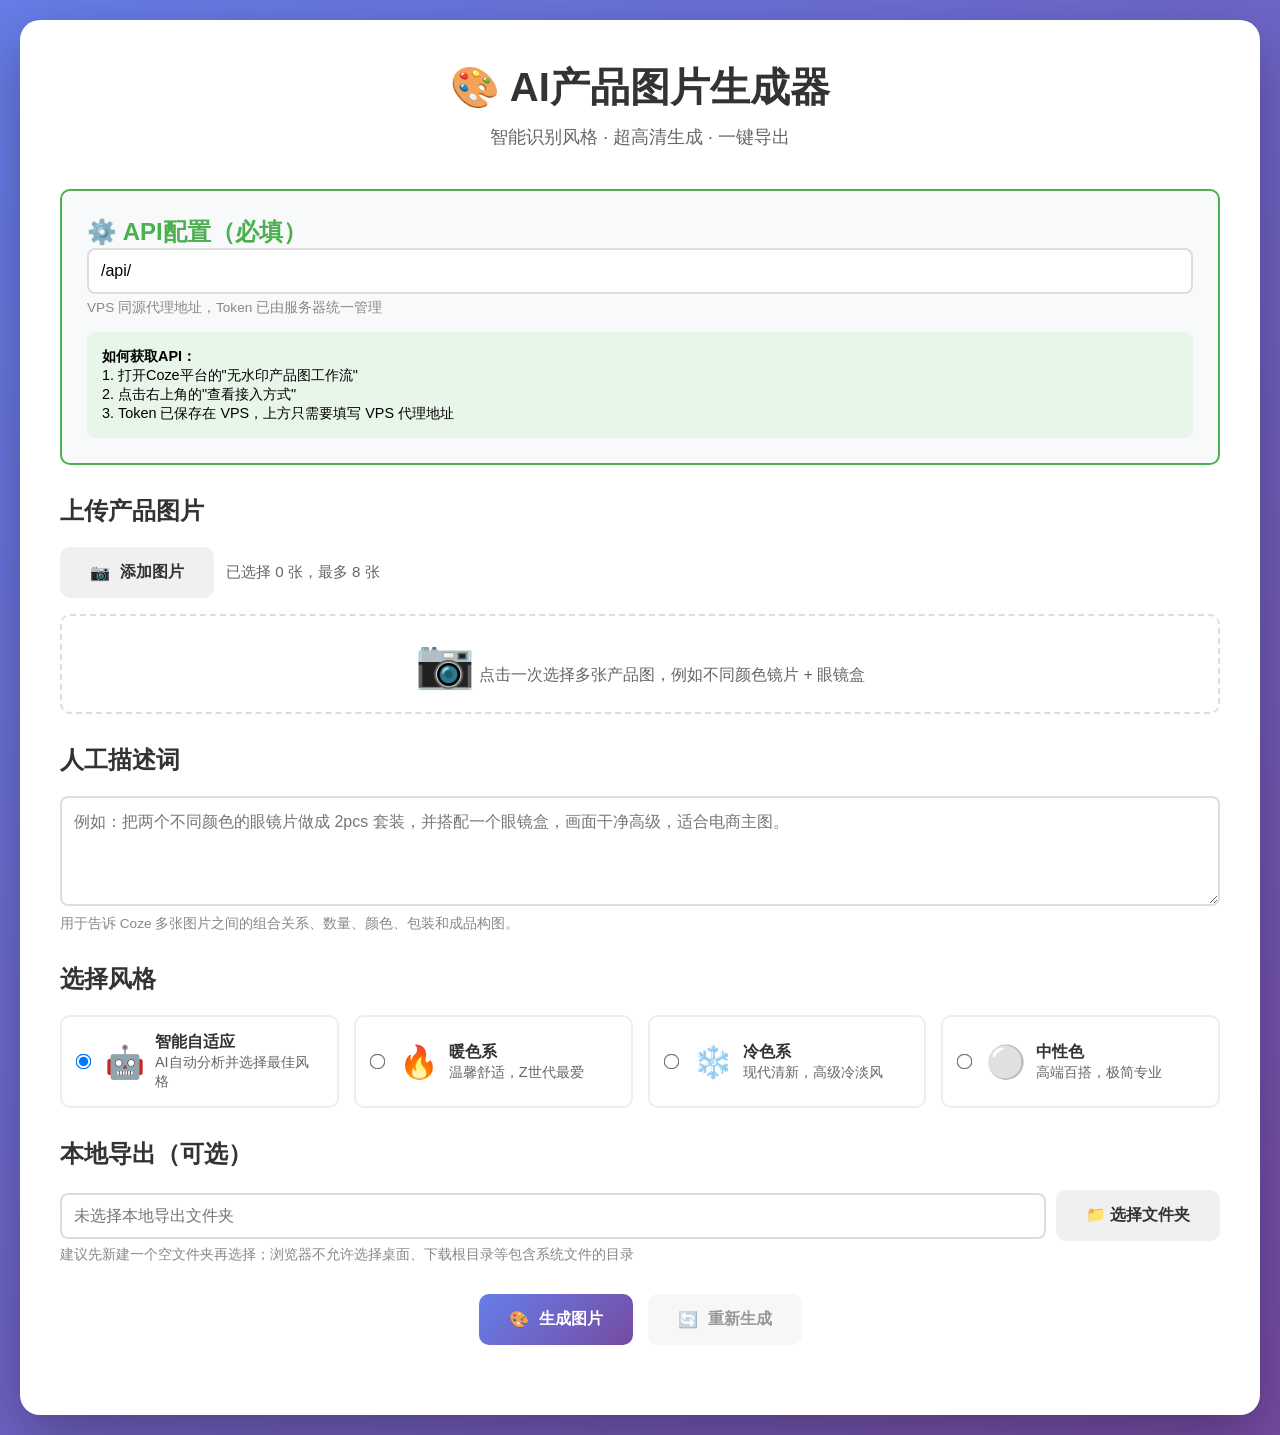
<file: index.html>
<!doctype html>
<html lang="zh-CN">
<head>
  <meta charset="utf-8">
  <meta name="viewport" content="width=device-width, initial-scale=1">
  <meta http-equiv="refresh" content="0; url=docs/">
  <title>tupian</title>
</head>
<body>
  <p>正在打开页面。如果没有自动跳转，请访问 <a href="docs/">docs/</a>。</p>
</body>
</html>
</file>
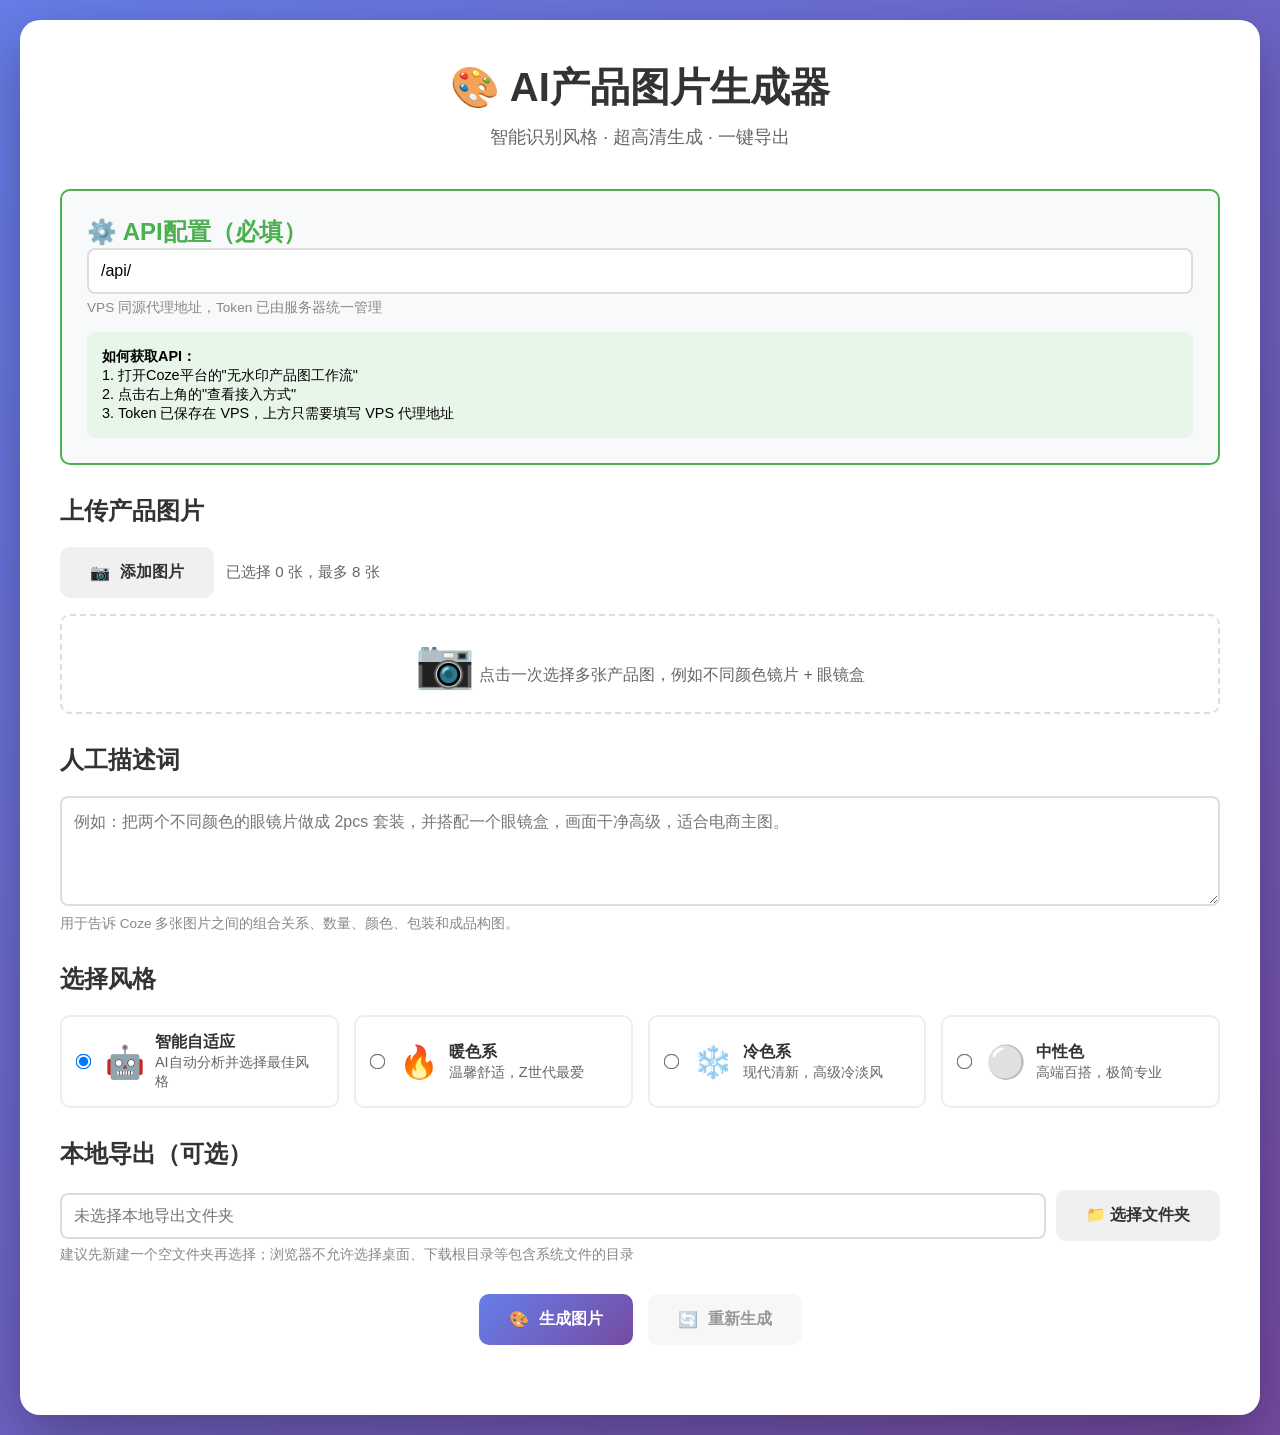
<file: docs/index.html>
<!DOCTYPE html>
<html lang="zh-CN">
<head>
    <meta charset="UTF-8">
    <meta name="viewport" content="width=device-width, initial-scale=1.0">
    <title>AI产品图片生成器</title>
    <style>
        * {
            margin: 0;
            padding: 0;
            box-sizing: border-box;
        }
        
        body {
            font-family: -apple-system, BlinkMacSystemFont, 'Segoe UI', 'PingFang SC', 'Hiragino Sans GB', 'Microsoft YaHei', sans-serif;
            background: linear-gradient(135deg, #667eea 0%, #764ba2 100%);
            min-height: 100vh;
            padding: 20px;
        }
        
        .container {
            max-width: 1400px;
            margin: 0 auto;
            background: white;
            border-radius: 20px;
            padding: 40px;
            box-shadow: 0 20px 60px rgba(0,0,0,0.3);
        }
        
        .header {
            text-align: center;
            margin-bottom: 40px;
        }
        
        .header h1 {
            font-size: 2.5em;
            color: #333;
            margin-bottom: 10px;
        }
        
        .subtitle {
            color: #666;
            font-size: 1.1em;
        }
        
        .api-warning {
            background: linear-gradient(135deg, #ff6b6b 0%, #ff8e8e 100%);
            color: white;
            padding: 20px;
            border-radius: 10px;
            margin-bottom: 30px;
            font-size: 1.1em;
        }

        .api-warning strong {
            display: block;
            font-size: 1.2em;
            margin-bottom: 10px;
        }

        .api-section {
            background: #f8f9fa;
            padding: 25px;
            border-radius: 10px;
            margin-bottom: 30px;
            border: 2px solid #4CAF50;
        }

        .api-section h2 {
            color: #4CAF50 !important;
        }

        .section {
            margin-bottom: 30px;
        }
        
        .section h2 {
            font-size: 1.5em;
            color: #333;
            margin-bottom: 20px;
        }
        
        .upload-grid {
            display: grid;
            grid-template-columns: repeat(auto-fit, minmax(300px, 1fr));
            gap: 20px;
            margin-bottom: 20px;
        }
        
        .upload-box {
            border: 2px dashed #ddd;
            border-radius: 10px;
            padding: 20px;
            text-align: center;
            transition: all 0.3s;
            position: relative;
        }
        
        .upload-box:hover {
            border-color: #667eea;
            background: #f8f9ff;
        }
        
        .upload-placeholder {
            cursor: pointer;
        }
        
        .upload-icon {
            font-size: 3em;
            margin-bottom: 10px;
        }
        
        .upload-text {
            color: #666;
        }

        .upload-actions {
            display: flex;
            flex-wrap: wrap;
            gap: 12px;
            align-items: center;
            margin-bottom: 16px;
        }

        .upload-summary {
            color: #666;
            font-size: 0.95em;
        }

        .preview-grid {
            display: grid;
            grid-template-columns: repeat(auto-fit, minmax(180px, 1fr));
            gap: 14px;
        }

        .image-card {
            position: relative;
            border: 1px solid #e7e7ef;
            border-radius: 8px;
            padding: 10px;
            background: #fff;
            min-height: 210px;
        }

        .image-card .preview-image {
            width: 100%;
            height: 150px;
            object-fit: contain;
            background: #f7f7fb;
        }

        .image-name {
            display: block;
            margin-top: 8px;
            color: #555;
            font-size: 0.85em;
            overflow: hidden;
            text-overflow: ellipsis;
            white-space: nowrap;
        }
        
        .preview-container {
            position: relative;
        }
        
        .preview-image {
            max-width: 100%;
            max-height: 300px;
            border-radius: 8px;
        }
        
        .remove-btn {
            position: absolute;
            top: -10px;
            right: -10px;
            width: 30px;
            height: 30px;
            border-radius: 50%;
            background: #ff4757;
            color: white;
            border: none;
            cursor: pointer;
            font-size: 18px;
        }
        
        .style-options {
            display: grid;
            grid-template-columns: repeat(auto-fit, minmax(250px, 1fr));
            gap: 15px;
        }
        
        .style-option {
            display: flex;
            align-items: center;
            padding: 15px;
            border: 2px solid #eee;
            border-radius: 10px;
            cursor: pointer;
            transition: all 0.3s;
        }
        
        .style-option:hover {
            border-color: #667eea;
            background: #f8f9ff;
        }
        
        .style-option input[type="radio"] {
            margin-right: 15px;
            transform: scale(1.2);
        }
        
        .style-icon {
            font-size: 2em;
            margin-right: 10px;
        }
        
        .style-name {
            display: block;
            font-weight: bold;
            color: #333;
        }
        
        .style-desc {
            display: block;
            font-size: 0.9em;
            color: #666;
        }
        
        .input-group {
            margin-bottom: 15px;
        }
        
        .input-group input {
            width: 100%;
            padding: 12px;
            border: 2px solid #ddd;
            border-radius: 8px;
            font-size: 16px;
            transition: all 0.3s;
        }
        
        .input-group input:focus {
            outline: none;
            border-color: #667eea;
        }

        .input-group textarea {
            width: 100%;
            min-height: 110px;
            resize: vertical;
            padding: 12px;
            border: 2px solid #ddd;
            border-radius: 8px;
            font-size: 16px;
            line-height: 1.5;
            font-family: inherit;
            transition: all 0.3s;
        }

        .input-group textarea:focus {
            outline: none;
            border-color: #667eea;
        }
        
        .input-hint {
            display: block;
            font-size: 0.85em;
            color: #888;
            margin-top: 5px;
        }
        
        .btn {
            padding: 15px 30px;
            border: none;
            border-radius: 10px;
            font-size: 16px;
            font-weight: bold;
            cursor: pointer;
            transition: all 0.3s;
            display: inline-flex;
            align-items: center;
            gap: 10px;
        }
        
        .btn-primary {
            background: linear-gradient(135deg, #667eea 0%, #764ba2 100%);
            color: white;
        }
        
        .btn-primary:hover {
            transform: translateY(-2px);
            box-shadow: 0 5px 15px rgba(102, 126, 234, 0.4);
        }
        
        .btn-secondary {
            background: #f0f0f0;
            color: #333;
        }
        
        .btn-secondary:hover {
            background: #e0e0e0;
        }
        
        .btn:disabled {
            opacity: 0.5;
            cursor: not-allowed;
            transform: none !important;
        }
        
        .action-buttons {
            display: flex;
            gap: 15px;
            justify-content: center;
            margin: 30px 0;
        }
        
        .loading {
            text-align: center;
            padding: 40px;
            background: #f8f9ff;
            border-radius: 10px;
            margin: 30px 0;
        }
        
        .spinner {
            border: 4px solid #f3f3f3;
            border-top: 4px solid #667eea;
            border-radius: 50%;
            width: 50px;
            height: 50px;
            animation: spin 1s linear infinite;
            margin: 0 auto 20px;
        }
        
        @keyframes spin {
            0% { transform: rotate(0deg); }
            100% { transform: rotate(360deg); }
        }
        
        .loading-text {
            font-size: 1.2em;
            color: #333;
            margin-bottom: 10px;
        }
        
        .loading-detail {
            color: #666;
        }

        .progress-shell {
            width: 100%;
            max-width: 520px;
            height: 12px;
            margin: 18px auto 10px;
            background: #e5e7ff;
            border-radius: 999px;
            overflow: hidden;
        }

        .progress-bar {
            width: 0%;
            height: 100%;
            background: linear-gradient(90deg, #667eea 0%, #27ae60 100%);
            transition: width 0.35s ease;
        }

        .progress-meta {
            display: flex;
            justify-content: center;
            gap: 18px;
            color: #666;
            font-size: 0.9em;
            margin-top: 6px;
        }

        .export-controls {
            display: grid;
            grid-template-columns: 1fr auto;
            gap: 10px;
            align-items: center;
        }

        .export-selected {
            color: #27ae60;
            font-size: 0.9em;
            margin-top: 6px;
        }
        
        .detection-result {
            background: #f8f9ff;
            padding: 20px;
            border-radius: 10px;
            margin: 20px 0;
        }
        
        .result-grid {
            display: grid;
            grid-template-columns: repeat(auto-fit, minmax(200px, 1fr));
            gap: 15px;
            margin-top: 15px;
        }
        
        .result-item {
            background: white;
            padding: 15px;
            border-radius: 8px;
        }
        
        .result-label {
            display: block;
            font-weight: bold;
            color: #666;
            margin-bottom: 5px;
        }
        
        .result-value {
            color: #333;
            font-size: 1.1em;
        }
        
        .results-grid {
            display: grid;
            grid-template-columns: repeat(auto-fill, minmax(280px, 1fr));
            gap: 20px;
            margin-top: 20px;
        }
        
        .result-card {
            background: white;
            border-radius: 10px;
            overflow: hidden;
            box-shadow: 0 5px 15px rgba(0,0,0,0.1);
            transition: all 0.3s;
        }
        
        .result-card:hover {
            transform: translateY(-5px);
            box-shadow: 0 10px 25px rgba(0,0,0,0.15);
        }
        
        .result-header {
            padding: 10px 15px;
            background: #f8f9ff;
            display: flex;
            justify-content: space-between;
            align-items: center;
        }
        
        .result-tag {
            background: #667eea;
            color: white;
            padding: 5px 10px;
            border-radius: 5px;
            font-size: 0.9em;
        }
        
        .result-size {
            color: #666;
            font-size: 0.85em;
        }
        
        .result-image {
            padding: 15px;
            background: white;
        }
        
        .result-image img {
            width: 100%;
            border-radius: 8px;
        }
        
        .result-footer {
            padding: 15px;
            background: #f8f9ff;
            text-align: center;
        }
        
        .btn-download {
            padding: 10px 20px;
            background: #667eea;
            color: white;
            border: none;
            border-radius: 5px;
            cursor: pointer;
            font-size: 14px;
            transition: all 0.3s;
        }
        
        .btn-download:hover {
            background: #5568d3;
        }
        
        .section-header {
            display: flex;
            justify-content: space-between;
            align-items: center;
            margin-bottom: 20px;
        }
        
        .btn-export {
            background: #27ae60;
            color: white;
        }
        
        .btn-export:hover {
            background: #229954;
        }
        
        .error-message {
            background: #fee;
            color: #c33;
            padding: 15px;
            border-radius: 10px;
            margin: 20px 0;
        }
        
        .success-message {
            background: #efe;
            color: #3c3;
            padding: 15px;
            border-radius: 10px;
            margin: 20px 0;
        }
    </style>
</head>
<body>
    <div class="container">
        <!-- 头部 -->
        <div class="header">
            <h1>🎨 AI产品图片生成器</h1>
            <p class="subtitle">智能识别风格 · 超高清生成 · 一键导出</p>
        </div>

        <!-- API配置警告 -->
        <div class="api-warning" id="apiWarning">
            <strong>⚠️ 重要提示：请先配置API</strong>
            在使用前，您需要配置Coze工作流的API地址和Token。<br>
            请向下滚动到"⚙️ API配置"区域填写信息。<br>
            <small>获取API方法：打开Coze工作流 → 点击"查看接入方式" → 复制API地址和Token</small>
        </div>

        <!-- API配置 -->
        <div class="api-section">
            <h2>⚙️ API配置（必填）</h2>
            <div class="input-group">
                <input type="text" id="apiUrl" placeholder="/api/" value="/api/">
                <span class="input-hint">VPS 同源代理地址，Token 已由服务器统一管理</span>
            </div>
            <div class="input-group" style="display: none;">
                <input type="password" id="apiToken" placeholder="">
                <span class="input-hint">Token 已由 VPS 代理统一管理</span>
            </div>
            <div style="margin-top: 15px; padding: 15px; background: #e8f5e9; border-radius: 8px; font-size: 0.9em;">
                <strong>如何获取API：</strong><br>
                1. 打开Coze平台的"无水印产品图工作流"<br>
                2. 点击右上角的"查看接入方式"<br>
                3. Token 已保存在 VPS，上方只需要填写 VPS 代理地址
            </div>
        </div>

        <!-- 上传区域 -->
        <div class="section">
            <h2>上传产品图片</h2>
            <input type="file" id="multiFileInput" accept="image/*" multiple hidden onchange="handleImageSelection(this)">
            <div class="upload-actions">
                <button class="btn btn-secondary" type="button" onclick="document.getElementById('multiFileInput').click()">
                    <span>📷</span> 添加图片
                </button>
                <span class="upload-summary" id="uploadSummary">已选择 0 张，最多 8 张</span>
            </div>
            <div class="upload-box" id="emptyUploadBox" onclick="document.getElementById('multiFileInput').click()">
                <div class="upload-placeholder">
                    <span class="upload-icon">📷</span>
                    <span class="upload-text">点击一次选择多张产品图，例如不同颜色镜片 + 眼镜盒</span>
                </div>
            </div>
            <div class="preview-grid" id="previewGrid"></div>
        </div>

        <!-- 描述词 -->
        <div class="section">
            <h2>人工描述词</h2>
            <div class="input-group">
                <textarea id="manualPrompt" placeholder="例如：把两个不同颜色的眼镜片做成 2pcs 套装，并搭配一个眼镜盒，画面干净高级，适合电商主图。"></textarea>
                <span class="input-hint">用于告诉 Coze 多张图片之间的组合关系、数量、颜色、包装和成品构图。</span>
            </div>
        </div>

        <!-- 风格选择 -->
        <div class="section">
            <h2>选择风格</h2>
            <div class="style-options">
                <label class="style-option">
                    <input type="radio" name="style" value="adaptive" checked>
                    <span class="style-icon">🤖</span>
                    <div>
                        <span class="style-name">智能自适应</span>
                        <span class="style-desc">AI自动分析并选择最佳风格</span>
                    </div>
                </label>

                <label class="style-option">
                    <input type="radio" name="style" value="warm">
                    <span class="style-icon">🔥</span>
                    <div>
                        <span class="style-name">暖色系</span>
                        <span class="style-desc">温馨舒适，Z世代最爱</span>
                    </div>
                </label>

                <label class="style-option">
                    <input type="radio" name="style" value="cool">
                    <span class="style-icon">❄️</span>
                    <div>
                        <span class="style-name">冷色系</span>
                        <span class="style-desc">现代清新，高级冷淡风</span>
                    </div>
                </label>

                <label class="style-option">
                    <input type="radio" name="style" value="neutral">
                    <span class="style-icon">⚪</span>
                    <div>
                        <span class="style-name">中性色</span>
                        <span class="style-desc">高端百搭，极简专业</span>
                    </div>
                </label>
            </div>
        </div>

        <!-- 本地导出 -->
        <div class="section">
            <h2>本地导出（可选）</h2>
            <div class="input-group">
                <div class="export-controls">
                    <input type="text" id="exportPath" placeholder="未选择本地导出文件夹" readonly>
                    <button class="btn btn-secondary" type="button" onclick="chooseExportFolder()">📁 选择文件夹</button>
                </div>
                <span class="input-hint">建议先新建一个空文件夹再选择；浏览器不允许选择桌面、下载根目录等包含系统文件的目录</span>
                <div class="export-selected" id="exportSelected" style="display: none;"></div>
            </div>
        </div>

        <!-- 生成按钮 -->
        <div class="action-buttons">
            <button class="btn btn-primary" id="generateBtn" onclick="generateImages()">
                <span>🎨</span> 生成图片
            </button>
            <button class="btn btn-secondary" id="regenerateBtn" onclick="regenerateImages()" disabled>
                <span>🔄</span> 重新生成
            </button>
        </div>

        <!-- 错误/成功消息 -->
        <div id="messageContainer"></div>

        <!-- 加载状态 -->
        <div class="loading" id="loading" style="display: none;">
            <div class="spinner"></div>
            <p class="loading-text">正在生成图片，请稍候...</p>
            <p class="loading-detail" id="loadingDetail">正在处理图片...</p>
            <div class="progress-shell">
                <div class="progress-bar" id="progressBar"></div>
            </div>
            <div class="progress-meta">
                <span id="progressPercent">0%</span>
                <span id="progressElapsed">耗时 0 秒</span>
            </div>
        </div>

        <!-- 检测结果 -->
        <div class="detection-result" id="detectionResult" style="display: none;">
            <h3>🔍 智能检测结果</h3>
            <div class="result-grid">
                <div class="result-item">
                    <span class="result-label">检测风格：</span>
                    <span class="result-value" id="detectedStyle">-</span>
                </div>
                <div class="result-item">
                    <span class="result-label">产品类型：</span>
                    <span class="result-value" id="productType">-</span>
                </div>
                <div class="result-item">
                    <span class="result-label">主要色调：</span>
                    <span class="result-value" id="colorTone">-</span>
                </div>
            </div>
        </div>

        <!-- 生成结果 -->
        <div class="results-section" id="resultsSection" style="display: none;">
            <div class="section-header">
                <h2>生成结果</h2>
                <button class="btn btn-export" onclick="exportImages()" id="exportBtn">
                    <span>💾</span> 导出所有图片
                </button>
            </div>

            <div class="results-grid" id="resultsGrid">
                <!-- 动态生成结果卡片 -->
            </div>
        </div>
    </div>

    <script>
        // 配置
        let CONFIG = {
            apiUrl: ''
        };

        // 上传的文件
        const MAX_UPLOAD_IMAGES = 8;
        let uploadedFiles = [];

        let selectedDirectoryHandle = null;
        let generatedImages = [];
        let progressTimer = null;
        let progressStartedAt = 0;

        // API配置检查
        function checkApiConfig() {
            const apiUrl = document.getElementById('apiUrl').value;
            const warning = document.getElementById('apiWarning');

            if (apiUrl) {
                warning.style.display = 'none';
            } else {
                warning.style.display = 'block';
            }
        }

        // 监听API输入
        document.getElementById('apiUrl').addEventListener('input', checkApiConfig);

        // 页面加载时检查
        window.onload = function() {
            checkApiConfig();
        };

        function formatFileSize(bytes) {
            if (bytes < 1024 * 1024) {
                return `${Math.max(1, Math.round(bytes / 1024))} KB`;
            }
            return `${(bytes / 1024 / 1024).toFixed(1)} MB`;
        }

        function escapeHtml(value) {
            return String(value)
                .replace(/&/g, '&amp;')
                .replace(/</g, '&lt;')
                .replace(/>/g, '&gt;')
                .replace(/"/g, '&quot;')
                .replace(/'/g, '&#39;');
        }

        function handleImageSelection(input) {
            const files = Array.from(input.files || []).filter(file => file.type.startsWith('image/'));
            const slotsLeft = MAX_UPLOAD_IMAGES - uploadedFiles.length;

            if (files.length > slotsLeft) {
                showMessage(`最多上传 ${MAX_UPLOAD_IMAGES} 张图片，本次只添加前 ${Math.max(0, slotsLeft)} 张。`, 'error');
            }

            files.slice(0, slotsLeft).forEach(file => {
                uploadedFiles.push({
                    file,
                    previewUrl: URL.createObjectURL(file)
                });
            });

            input.value = '';
            renderUploadedImages();
        }

        function renderUploadedImages() {
            const grid = document.getElementById('previewGrid');
            const summary = document.getElementById('uploadSummary');
            const emptyBox = document.getElementById('emptyUploadBox');

            summary.textContent = `已选择 ${uploadedFiles.length} 张，最多 ${MAX_UPLOAD_IMAGES} 张`;
            emptyBox.style.display = uploadedFiles.length ? 'none' : 'block';
            grid.innerHTML = uploadedFiles.map((item, index) => `
                <div class="image-card">
                    <img class="preview-image" src="${item.previewUrl}" alt="产品图 ${index + 1}">
                    <button class="remove-btn" type="button" onclick="removeImage(${index})">✕</button>
                    <span class="image-name">${index + 1}. ${escapeHtml(item.file.name)} · ${formatFileSize(item.file.size)}</span>
                </div>
            `).join('');
        }

        // 删除图片
        function removeImage(index) {
            const item = uploadedFiles[index];
            if (item?.previewUrl) {
                URL.revokeObjectURL(item.previewUrl);
            }
            uploadedFiles.splice(index, 1);
            renderUploadedImages();
        }

        // 将图片压缩并转换为base64，降低上游超时概率
        function fileToBase64(file) {
            return new Promise((resolve, reject) => {
                const reader = new FileReader();
                reader.onload = () => {
                    const image = new Image();
                    image.onload = () => {
                        const maxSide = 1800;
                        const scale = Math.min(1, maxSide / Math.max(image.width, image.height));
                        const width = Math.round(image.width * scale);
                        const height = Math.round(image.height * scale);
                        const canvas = document.createElement('canvas');
                        canvas.width = width;
                        canvas.height = height;
                        const ctx = canvas.getContext('2d');
                        ctx.drawImage(image, 0, 0, width, height);
                        resolve(canvas.toDataURL('image/jpeg', 0.86));
                    };
                    image.onerror = () => reject(new Error('图片读取失败，请换一张图片重试。'));
                    image.src = reader.result;
                };
                reader.onerror = reject;
                reader.readAsDataURL(file);
            });
        }

        async function chooseExportFolder() {
            if (!window.showDirectoryPicker) {
                showMessage('当前浏览器不支持选择本地文件夹，请使用最新版 Chrome 或 Edge。', 'error');
                return;
            }

            try {
                selectedDirectoryHandle = await window.showDirectoryPicker({ mode: 'readwrite' });
                document.getElementById('exportPath').value = selectedDirectoryHandle.name;
                const selected = document.getElementById('exportSelected');
                selected.textContent = `已选择本地导出文件夹：${selectedDirectoryHandle.name}`;
                selected.style.display = 'block';
                showMessage('已选择本地导出文件夹，生成后可一键保存。', 'success');
            } catch (error) {
                if (error.name !== 'AbortError') {
                    showMessage('无法打开这个文件夹。请先新建一个普通空文件夹，例如“AI图片导出”，然后选择它。', 'error');
                }
            }
        }

        function setProgress(percent, detail) {
            const next = Math.max(0, Math.min(100, Math.round(percent)));
            document.getElementById('progressBar').style.width = `${next}%`;
            document.getElementById('progressPercent').textContent = `${next}%`;
            if (detail) {
                updateLoadingDetail(detail);
            }
        }

        function startProgressTimer() {
            stopProgressTimer();
            progressStartedAt = Date.now();
            document.getElementById('progressElapsed').textContent = '耗时 0 秒';
            progressTimer = setInterval(() => {
                const seconds = Math.floor((Date.now() - progressStartedAt) / 1000);
                document.getElementById('progressElapsed').textContent = `耗时 ${seconds} 秒`;
            }, 1000);
        }

        function stopProgressTimer() {
            if (progressTimer) {
                clearInterval(progressTimer);
                progressTimer = null;
            }
        }

        function getJobsApiUrl() {
            const apiUrl = (CONFIG.apiUrl || '/coze/run').replace(/\/+$/, '');
            if (apiUrl.endsWith('/coze/run')) {
                return apiUrl.replace(/\/coze\/run$/, '/coze/jobs');
            }
            if (apiUrl.endsWith('/api')) {
                return `${apiUrl}/jobs`;
            }
            if (apiUrl.endsWith('/api/run')) {
                return apiUrl.replace(/\/api\/run$/, '/api/jobs');
            }
            if (apiUrl.endsWith('/run')) {
                return apiUrl.replace(/\/run$/, '/jobs');
            }
            return '/coze/jobs';
        }

        function formatJobMessage(job) {
            const elapsed = job.elapsed_seconds ? `，已耗时 ${job.elapsed_seconds} 秒` : '';
            const size = job.request_bytes ? `，请求 ${Math.round(job.request_bytes / 1024)} KB` : '';
            return `${job.message || job.stage || '处理中'}${elapsed}${size}`;
        }

        async function submitGenerationJob(payload) {
            const jobsUrl = getJobsApiUrl();
            const response = await fetch(jobsUrl, {
                method: 'POST',
                headers: {
                    'Content-Type': 'application/json'
                },
                body: JSON.stringify(payload)
            });

            if (!response.ok) {
                const errorText = await response.text();
                throw new Error(`创建任务失败: ${response.status} - ${errorText}`);
            }

            return await response.json();
        }

        async function waitForGenerationJob(job) {
            const jobsUrl = getJobsApiUrl();
            let current = job;
            setProgress(current.percent || 52, formatJobMessage(current));

            while (current.status !== 'succeeded' && current.status !== 'failed') {
                await new Promise(resolve => setTimeout(resolve, 1800));
                const response = await fetch(`${jobsUrl}/${current.job_id}`, {
                    headers: {
                        'Accept': 'application/json'
                    }
                });

                if (!response.ok) {
                    const errorText = await response.text();
                    throw new Error(`查询任务失败: ${response.status} - ${errorText}`);
                }

                current = await response.json();
                const basePercent = current.percent || 60;
                const elapsedBoost = Math.min(20, Math.floor((current.elapsed_seconds || 0) / 20));
                const visualPercent = current.status === 'running'
                    ? Math.min(85, basePercent + elapsedBoost)
                    : basePercent;
                setProgress(visualPercent, formatJobMessage(current));
            }

            if (current.status === 'failed') {
                throw new Error(`${current.message || '生成失败'}: ${JSON.stringify(current.error || {})}`);
            }

            setProgress(90, 'Coze 已返回结果，正在解析图片...');
            return current.result;
        }

        // 生成图片
        async function generateImages() {
            CONFIG.apiUrl = document.getElementById('apiUrl').value;
            const style = document.querySelector('input[name="style"]:checked').value;
            const manualPrompt = document.getElementById('manualPrompt').value.trim();

            // 验证
            if (!uploadedFiles.length) {
                showMessage('请至少上传一张产品图片', 'error');
                return;
            }

            if (!CONFIG.apiUrl) {
                showMessage('请输入工作流API地址', 'error');
                return;
            }

            // 显示加载状态
            document.getElementById('loading').style.display = 'block';
            setProgress(5, '准备读取本地图片...');
            startProgressTimer();
            document.getElementById('generateBtn').disabled = true;
            let generationSucceeded = false;

            try {
                // 将图片转换为base64
                const productImages = [];
                for (let index = 0; index < uploadedFiles.length; index += 1) {
                    const progress = 12 + Math.round(((index + 1) / uploadedFiles.length) * 24);
                    setProgress(progress, `正在转换第 ${index + 1} / ${uploadedFiles.length} 张图片...`);
                    productImages.push({
                        url: await fileToBase64(uploadedFiles[index].file),
                        file_type: 'image',
                        name: uploadedFiles[index].file.name,
                        index: index + 1
                    });
                }

                // 构建请求体
                setProgress(40, '正在整理请求数据...');
                const payload = {
                    product_images: productImages,
                    image_count: productImages.length,
                    style: style,
                    prompt: manualPrompt,
                    custom_prompt: manualPrompt,
                    text_prompt: manualPrompt,
                    manual_prompt: manualPrompt,
                    user_prompt: manualPrompt,
                    description: manualPrompt,
                    product_instruction: manualPrompt
                };

                productImages.forEach((image, index) => {
                    payload[`product_image${index + 1}`] = {
                        url: image.url,
                        file_type: image.file_type,
                        name: image.name
                    };
                });

                setProgress(50, '正在提交任务到 VPS...');
                const job = await submitGenerationJob(payload);
                const result = await waitForGenerationJob(job);

                // 显示结果
                displayResults(result);
                setProgress(100, '生成完成，可以下载或导出图片。');
                generationSucceeded = true;
                showMessage('图片生成成功！', 'success');
                document.getElementById('regenerateBtn').disabled = false;

            } catch (error) {
                // 提供更详细的错误信息
                let errorMsg = error.message;

                // 如果是Failed to fetch错误，提供解决建议
                if (error.name === 'TypeError' && error.message === 'Failed to fetch') {
                    errorMsg = 'Failed to fetch - 可能是CORS跨域限制或API地址不正确';

                    // 检查浏览器控制台
                    console.error('🔍 详细诊断信息:');
                    console.error('1. API地址:', CONFIG.apiUrl);
                    console.error('2. Token由VPS代理管理，前端不再发送Token');
                    console.error('3. 错误类型:', error.name);
                    console.error('4. 错误信息:', error.message);

                    // 显示帮助信息
                    showMessage(`${errorMsg}，请查看浏览器控制台（F12）获取详细信息`, 'error');
                } else {
                    showMessage(`错误: ${error.message}`, 'error');
                }

                setProgress(0, '生成失败，请查看错误信息。');
                console.error('生成失败:', error);
            } finally {
                stopProgressTimer();
                setTimeout(() => {
                    if (generationSucceeded || document.getElementById('progressPercent').textContent === '0%') {
                        document.getElementById('loading').style.display = 'none';
                    }
                }, 1200);
                document.getElementById('generateBtn').disabled = false;
            }
        }

        // 重新生成
        function regenerateImages() {
            generateImages();
        }

        // 显示结果
        function displayResults(result) {
            // 显示检测结果
            if (result.detected_style) {
                document.getElementById('detectedStyle').textContent = result.detected_style;
                document.getElementById('productType').textContent = result.product_type || '-';
                document.getElementById('colorTone').textContent = result.color_tone || '-';
                document.getElementById('detectionResult').style.display = 'block';
            }

            // 生成结果卡片
            const resultsGrid = document.getElementById('resultsGrid');
            resultsGrid.innerHTML = '';

            const images = [
                { id: 'mainImage', name: '主图', size: '2700×3600px', url: result.combined_main_image?.url },
                { id: 'detailPage', name: '详情页', size: '2700×3600px', url: result.detail_page?.url }
            ];

            // 添加8张风格图
            if (result.style_images && result.style_images.length > 0) {
                result.style_images.forEach((img, index) => {
                    images.push({
                        id: `styleImage${index + 1}`,
                        name: `风格图 ${index + 1}`,
                        size: '3200×3200px',
                        url: img.url
                    });
                });
            }

            generatedImages = images.filter(img => img.url);

            images.forEach(img => {
                if (img.url) {
                    const card = document.createElement('div');
                    card.className = 'result-card';
                    card.innerHTML = `
                        <div class="result-header">
                            <span class="result-tag">${img.name}</span>
                            <span class="result-size">${img.size}</span>
                        </div>
                        <div class="result-image">
                            <img src="${img.url}" alt="${img.name}">
                        </div>
                        <div class="result-footer">
                            <button class="btn-download" onclick="downloadImage('${img.url}', '${img.name}.jpg')">
                                <span>📥</span> 下载
                            </button>
                        </div>
                    `;
                    resultsGrid.appendChild(card);
                }
            });

            document.getElementById('resultsSection').style.display = 'block';
        }

        // 下载图片
        function downloadImage(url, filename) {
            const link = document.createElement('a');
            link.href = url;
            link.download = filename;
            link.target = '_blank';
            document.body.appendChild(link);
            link.click();
            document.body.removeChild(link);
        }

        function sanitizeFilename(name) {
            return name.replace(/[\\/:*?"<>|]/g, '_');
        }

        async function saveImageToFolder(url, filename) {
            const response = await fetch(url);
            if (!response.ok) {
                throw new Error(`下载失败：${response.status}`);
            }
            const blob = await response.blob();
            const fileHandle = await selectedDirectoryHandle.getFileHandle(sanitizeFilename(filename), { create: true });
            const writable = await fileHandle.createWritable();
            await writable.write(blob);
            await writable.close();
        }

        // 导出所有图片
        async function exportImages() {
            if (!generatedImages.length) {
                showMessage('还没有可导出的图片，请先生成图片。', 'error');
                return;
            }

            if (selectedDirectoryHandle && window.showDirectoryPicker) {
                try {
                    for (let i = 0; i < generatedImages.length; i++) {
                        const img = generatedImages[i];
                        showMessage(`正在保存 ${i + 1}/${generatedImages.length}：${img.name}`, 'success');
                        await saveImageToFolder(img.url, `${img.name}.jpg`);
                    }
                    showMessage(`已保存 ${generatedImages.length} 张图片到本地文件夹。`, 'success');
                    return;
                } catch (error) {
                    showMessage(`保存到本地文件夹失败，已改为浏览器下载：${error.message}`, 'error');
                }
            }

            generatedImages.forEach((img, index) => {
                setTimeout(() => downloadImage(img.url, `${img.name}.jpg`), index * 500);
            });
        }

        // 更新加载详情
        function updateLoadingDetail(text) {
            document.getElementById('loadingDetail').textContent = text;
        }

        // 显示消息
        function showMessage(text, type) {
            const container = document.getElementById('messageContainer');
            const message = document.createElement('div');
            message.className = type === 'error' ? 'error-message' : 'success-message';
            message.textContent = text;

            // 如果是Failed to fetch错误，添加调试工具链接
            if (type === 'error' && text.includes('Failed to fetch')) {
                const debugLink = document.createElement('a');
                debugLink.href = 'api_debug.html';
                debugLink.textContent = ' 🔧 点击打开调试工具';
                debugLink.style.color = '#0066cc';
                debugLink.style.textDecoration = 'underline';
                debugLink.style.marginLeft = '10px';
                message.appendChild(debugLink);
            }

            container.innerHTML = '';
            container.appendChild(message);

            setTimeout(() => {
                message.remove();
            }, 10000); // 延长显示时间到10秒
        }

        // 页面加载时检查URL参数
        window.onload = function() {
            const urlParams = new URLSearchParams(window.location.search);
            const apiUrl = urlParams.get('api_url');
            
            if (apiUrl) {
                document.getElementById('apiUrl').value = apiUrl;
            }
            checkApiConfig();
        };
    </script>
</body>
</html>
</file>
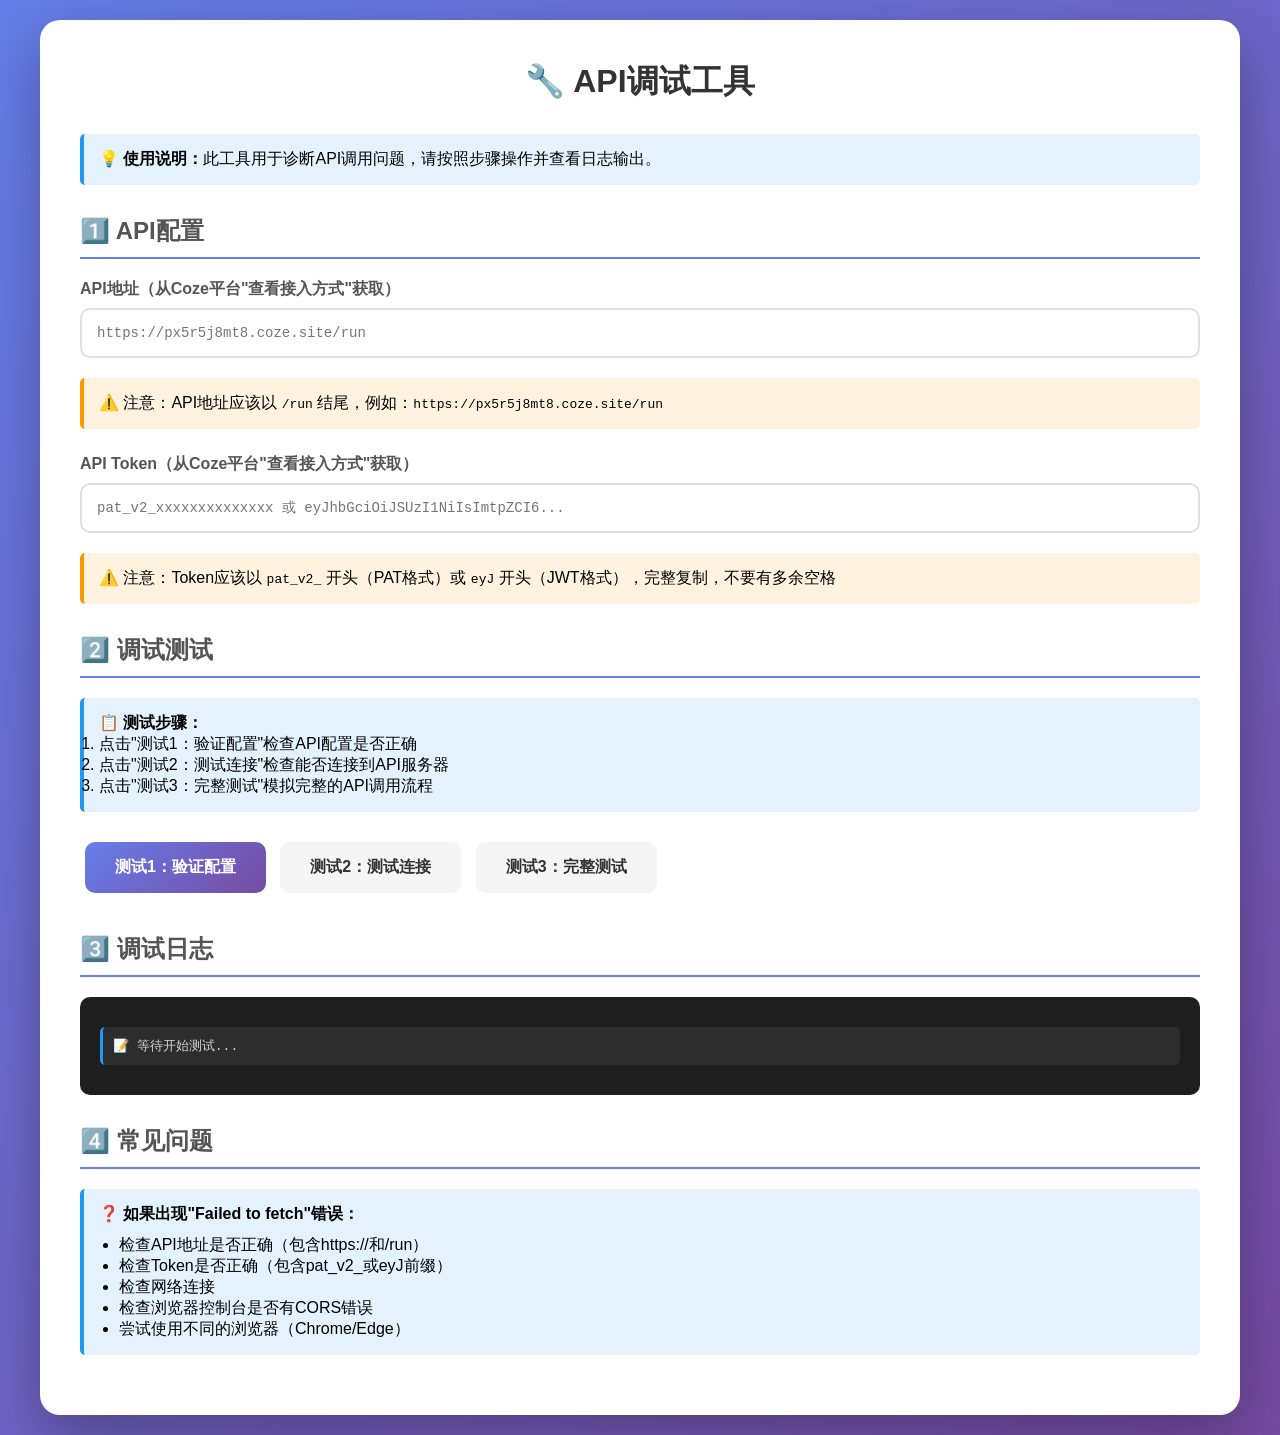
<file: docs/api_debug.html>
<!DOCTYPE html>
<html lang="zh-CN">
<head>
    <meta charset="UTF-8">
    <meta name="viewport" content="width=device-width, initial-scale=1.0">
    <title>API调试工具 - 产品图片生成</title>
    <style>
        * {
            margin: 0;
            padding: 0;
            box-sizing: border-box;
        }

        body {
            font-family: -apple-system, BlinkMacSystemFont, "Segoe UI", Roboto, "Helvetica Neue", Arial, sans-serif;
            background: linear-gradient(135deg, #667eea 0%, #764ba2 100%);
            min-height: 100vh;
            padding: 20px;
        }

        .container {
            max-width: 1200px;
            margin: 0 auto;
            background: white;
            border-radius: 20px;
            padding: 40px;
            box-shadow: 0 20px 60px rgba(0, 0, 0, 0.3);
        }

        h1 {
            text-align: center;
            color: #333;
            margin-bottom: 30px;
            font-size: 32px;
        }

        h2 {
            color: #555;
            margin: 30px 0 20px 0;
            font-size: 24px;
            border-bottom: 2px solid #667eea;
            padding-bottom: 10px;
        }

        .form-group {
            margin-bottom: 25px;
        }

        label {
            display: block;
            margin-bottom: 8px;
            font-weight: 600;
            color: #555;
        }

        input[type="text"],
        textarea {
            width: 100%;
            padding: 15px;
            border: 2px solid #e0e0e0;
            border-radius: 10px;
            font-size: 14px;
            transition: border-color 0.3s;
            font-family: 'Courier New', monospace;
        }

        input[type="text"]:focus,
        textarea:focus {
            outline: none;
            border-color: #667eea;
        }

        .info-box {
            background: #e3f2fd;
            border-left: 4px solid #2196F3;
            padding: 15px;
            margin: 20px 0;
            border-radius: 5px;
        }

        .warning-box {
            background: #fff3e0;
            border-left: 4px solid #ff9800;
            padding: 15px;
            margin: 20px 0;
            border-radius: 5px;
        }

        .error-box {
            background: #ffebee;
            border-left: 4px solid #f44336;
            padding: 15px;
            margin: 20px 0;
            border-radius: 5px;
            display: none;
        }

        .success-box {
            background: #e8f5e9;
            border-left: 4px solid #4caf50;
            padding: 15px;
            margin: 20px 0;
            border-radius: 5px;
            display: none;
        }

        button {
            background: linear-gradient(135deg, #667eea 0%, #764ba2 100%);
            color: white;
            border: none;
            padding: 15px 30px;
            border-radius: 10px;
            font-size: 16px;
            font-weight: 600;
            cursor: pointer;
            transition: transform 0.2s, box-shadow 0.2s;
            margin: 10px 5px;
        }

        button:hover {
            transform: translateY(-2px);
            box-shadow: 0 5px 15px rgba(102, 126, 234, 0.4);
        }

        button:disabled {
            opacity: 0.5;
            cursor: not-allowed;
            transform: none;
        }

        button.secondary {
            background: #f5f5f5;
            color: #333;
        }

        .log-area {
            background: #1e1e1e;
            color: #d4d4d4;
            padding: 20px;
            border-radius: 10px;
            font-family: 'Courier New', monospace;
            font-size: 13px;
            max-height: 500px;
            overflow-y: auto;
            margin-top: 20px;
        }

        .log-entry {
            margin: 10px 0;
            padding: 10px;
            border-radius: 5px;
        }

        .log-entry.info {
            background: #2d2d2d;
            border-left: 3px solid #2196F3;
        }

        .log-entry.success {
            background: #2d2d2d;
            border-left: 3px solid #4caf50;
        }

        .log-entry.error {
            background: #2d2d2d;
            border-left: 3px solid #f44336;
        }

        .log-entry.warning {
            background: #2d2d2d;
            border-left: 3px solid #ff9800;
        }

        .test-status {
            display: inline-block;
            padding: 5px 10px;
            border-radius: 5px;
            font-weight: 600;
            margin-left: 10px;
        }

        .test-status.pass {
            background: #e8f5e9;
            color: #4caf50;
        }

        .test-status.fail {
            background: #ffebee;
            color: #f44336;
        }

        .test-status.wait {
            background: #fff3e0;
            color: #ff9800;
        }
    </style>
</head>
<body>
    <div class="container">
        <h1>🔧 API调试工具</h1>

        <div class="info-box">
            <strong>💡 使用说明：</strong>此工具用于诊断API调用问题，请按照步骤操作并查看日志输出。
        </div>

        <h2>1️⃣ API配置</h2>

        <div class="form-group">
            <label>API地址（从Coze平台"查看接入方式"获取）</label>
            <input type="text" id="apiUrl" placeholder="https://px5r5j8mt8.coze.site/run">
            <div class="warning-box">
                ⚠️ 注意：API地址应该以 <code>/run</code> 结尾，例如：<code>https://px5r5j8mt8.coze.site/run</code>
            </div>
        </div>

        <div class="form-group">
            <label>API Token（从Coze平台"查看接入方式"获取）</label>
            <input type="text" id="apiToken" type="password" placeholder="pat_v2_xxxxxxxxxxxxxx 或 eyJhbGciOiJSUzI1NiIsImtpZCI6...">
            <div class="warning-box">
                ⚠️ 注意：Token应该以 <code>pat_v2_</code> 开头（PAT格式）或 <code>eyJ</code> 开头（JWT格式），完整复制，不要有多余空格
            </div>
        </div>

        <h2>2️⃣ 调试测试</h2>

        <div class="info-box">
            <strong>📋 测试步骤：</strong>
            <ol>
                <li>点击"测试1：验证配置"检查API配置是否正确</li>
                <li>点击"测试2：测试连接"检查能否连接到API服务器</li>
                <li>点击"测试3：完整测试"模拟完整的API调用流程</li>
            </ol>
        </div>

        <div>
            <button onclick="testConfig()">测试1：验证配置</button>
            <button onclick="testConnection()" class="secondary">测试2：测试连接</button>
            <button onclick="testFullApi()" class="secondary">测试3：完整测试</button>
        </div>

        <h2>3️⃣ 调试日志</h2>

        <div class="error-box" id="errorBox"></div>
        <div class="success-box" id="successBox"></div>

        <div class="log-area" id="logArea">
            <div class="log-entry info">📝 等待开始测试...</div>
        </div>

        <h2>4️⃣ 常见问题</h2>

        <div class="info-box">
            <strong>❓ 如果出现"Failed to fetch"错误：</strong>
            <ul style="margin-left: 20px; margin-top: 10px;">
                <li>检查API地址是否正确（包含https://和/run）</li>
                <li>检查Token是否正确（包含pat_v2_或eyJ前缀）</li>
                <li>检查网络连接</li>
                <li>检查浏览器控制台是否有CORS错误</li>
                <li>尝试使用不同的浏览器（Chrome/Edge）</li>
            </ul>
        </div>
    </div>

    <script>
        let logCount = 0;

        function log(message, type = 'info') {
            const logArea = document.getElementById('logArea');
            const entry = document.createElement('div');
            entry.className = `log-entry ${type}`;
            entry.textContent = `[${new Date().toLocaleTimeString()}] ${message}`;
            logArea.appendChild(entry);
            logArea.scrollTop = logArea.scrollHeight;
            logCount++;
        }

        function showError(message) {
            const errorBox = document.getElementById('errorBox');
            errorBox.textContent = message;
            errorBox.style.display = 'block';
        }

        function showSuccess(message) {
            const successBox = document.getElementById('successBox');
            successBox.textContent = message;
            successBox.style.display = 'block';
        }

        function clearMessages() {
            document.getElementById('errorBox').style.display = 'none';
            document.getElementById('successBox').style.display = 'none';
        }

        // 测试1：验证配置
        function testConfig() {
            clearMessages();
            log('开始测试1：验证配置...', 'info');

            const apiUrl = document.getElementById('apiUrl').value.trim();
            const apiToken = document.getElementById('apiToken').value.trim();

            log(`API地址: ${apiUrl || '未填写'}`, 'info');
            log(`Token长度: ${apiToken ? apiToken.length : 0} 字符`, 'info');

            if (!apiUrl) {
                log('❌ 错误：API地址未填写', 'error');
                showError('❌ 请输入API地址');
                return 'fail';
            }

            if (!apiUrl.startsWith('https://')) {
                log('❌ 错误：API地址必须以https://开头', 'error');
                showError('❌ API地址必须以https://开头');
                return 'fail';
            }

            if (!apiUrl.endsWith('/run')) {
                log('⚠️ 警告：API地址应该以/run结尾', 'warning');
                showError('⚠️ API地址建议以/run结尾');
                return 'fail';
            }

            if (!apiToken) {
                log('❌ 错误：Token未填写', 'error');
                showError('❌ 请输入API Token');
                return 'fail';
            }

            // 支持两种Token格式：PAT格式（pat_v2_开头）和JWT格式（eyJ开头）
            if (!apiToken.startsWith('pat_v2_') && !apiToken.startsWith('eyJ')) {
                log('⚠️ 警告：Token格式不正确，应该是pat_v2_或eyJ开头', 'warning');
                showError('⚠️ Token格式不正确，应该以pat_v2_或eyJ开头');
                return 'fail';
            }

            // 根据Token类型显示不同的提示
            if (apiToken.startsWith('pat_v2_')) {
                log('Token类型: PAT格式（Personal Access Token）', 'info');
            } else if (apiToken.startsWith('eyJ')) {
                log('Token类型: JWT格式（JSON Web Token）', 'info');
            }

            if (apiToken.length < 20) {
                log('❌ 错误：Token长度不正确', 'error');
                showError('❌ Token长度不正确');
                return 'fail';
            }

            log('✅ 配置验证通过！', 'success');
            showSuccess('✅ 配置验证通过！可以进行下一步测试。');
            return 'pass';
        }

        // 测试2：测试连接
        async function testConnection() {
            if (testConfig() === 'fail') {
                return;
            }

            log('开始测试2：测试连接...', 'info');

            const apiUrl = document.getElementById('apiUrl').value.trim();
            const apiToken = document.getElementById('apiToken').value.trim();

            try {
                log(`发送请求到: ${apiUrl}`, 'info');
                log(`请求头: Authorization: Bearer ${apiToken.substring(0, 20)}...`, 'info');

                const response = await fetch(apiUrl, {
                    method: 'POST',
                    headers: {
                        'Content-Type': 'application/json',
                        'Authorization': `Bearer ${apiToken}`
                    },
                    body: JSON.stringify({
                        test: true
                    })
                });

                log(`响应状态码: ${response.status}`, response.ok ? 'success' : 'error');

                if (response.ok) {
                    const text = await response.text();
                    log(`响应内容: ${text.substring(0, 200)}...`, 'success');
                    log('✅ 连接成功！API服务器可以访问。', 'success');
                    showSuccess('✅ 连接成功！可以进行完整测试。');
                } else {
                    const text = await response.text();
                    log(`响应内容: ${text}`, 'error');
                    log('❌ 连接失败，请检查API配置。', 'error');
                    showError(`❌ 连接失败：${response.status}`);
                }
            } catch (error) {
                log(`❌ 错误: ${error.message}`, 'error');
                log(`错误类型: ${error.name}`, 'error');
                showError(`❌ 连接失败：${error.message}`);

                if (error.name === 'TypeError' && error.message === 'Failed to fetch') {
                    log('\n🔍 可能的原因：', 'warning');
                    log('1. API地址不正确', 'warning');
                    log('2. 网络连接问题', 'warning');
                    log('3. CORS跨域限制（浏览器阻止了请求）', 'warning');
                    log('4. Token不正确', 'warning');
                }
            }
        }

        // 测试3：完整测试
        async function testFullApi() {
            if (testConfig() === 'fail') {
                return;
            }

            log('开始测试3：完整测试...', 'info');

            const apiUrl = document.getElementById('apiUrl').value.trim();
            const apiToken = document.getElementById('apiToken').value.trim();

            // 构建测试payload
            const payload = {
                product_image1: {
                    url: "[data-uri]",
                    file_type: "image"
                },
                product_image2: {
                    url: "[data-uri]",
                    file_type: "image"
                },
                style: "adaptive"
            };

            try {
                log(`发送请求到: ${apiUrl}`, 'info');
                log(`请求体大小: ${JSON.stringify(payload).length} 字节`, 'info');

                const response = await fetch(apiUrl, {
                    method: 'POST',
                    headers: {
                        'Content-Type': 'application/json',
                        'Authorization': `Bearer ${apiToken}`
                    },
                    body: JSON.stringify(payload)
                });

                log(`响应状态码: ${response.status}`, response.ok ? 'success' : 'error');

                if (response.ok) {
                    const result = await response.json();
                    log('✅ API调用成功！', 'success');
                    log(`返回数据: ${JSON.stringify(result, null, 2)}`, 'success');
                    showSuccess('✅ API调用成功！配置正确，可以使用。');
                } else {
                    const text = await response.text();
                    log(`响应内容: ${text}`, 'error');
                    log('❌ API调用失败', 'error');
                    showError(`❌ API调用失败：${response.status}`);
                }
            } catch (error) {
                log(`❌ 错误: ${error.message}`, 'error');
                log(`错误类型: ${error.name}`, 'error');
                showError(`❌ API调用失败：${error.message}`);

                if (error.name === 'TypeError' && error.message === 'Failed to fetch') {
                    log('\n🔍 "Failed to fetch" 错误的详细诊断：', 'warning');
                    log('1. 可能是CORS跨域限制', 'warning');
                    log('2. 检查浏览器控制台（F12）查看详细错误', 'warning');
                    log('3. 尝试使用其他API地址格式', 'warning');
                }
            }
        }

        // 页面加载时清空日志
        window.onload = function() {
            document.getElementById('logArea').innerHTML = '<div class="log-entry info">📝 等待开始测试...</div>';
        };
    </script>
</body>
</html>
</file>
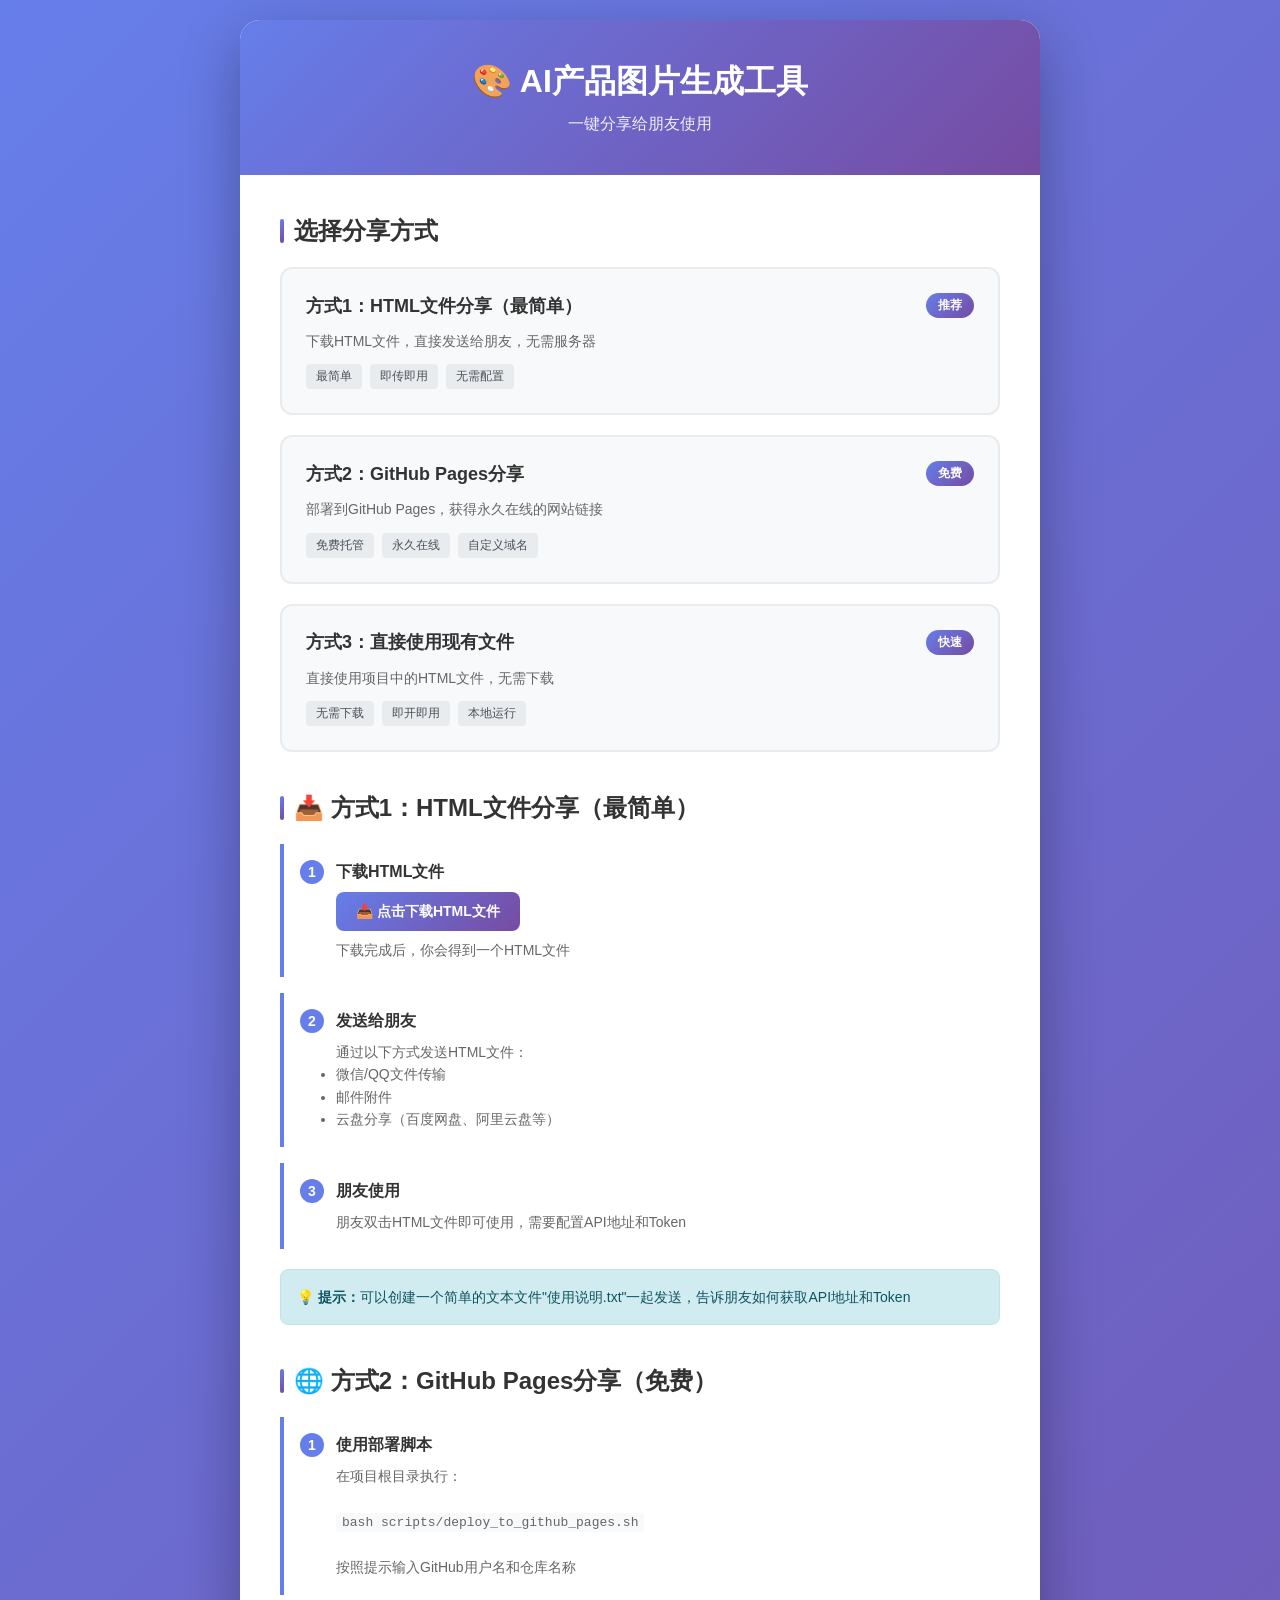
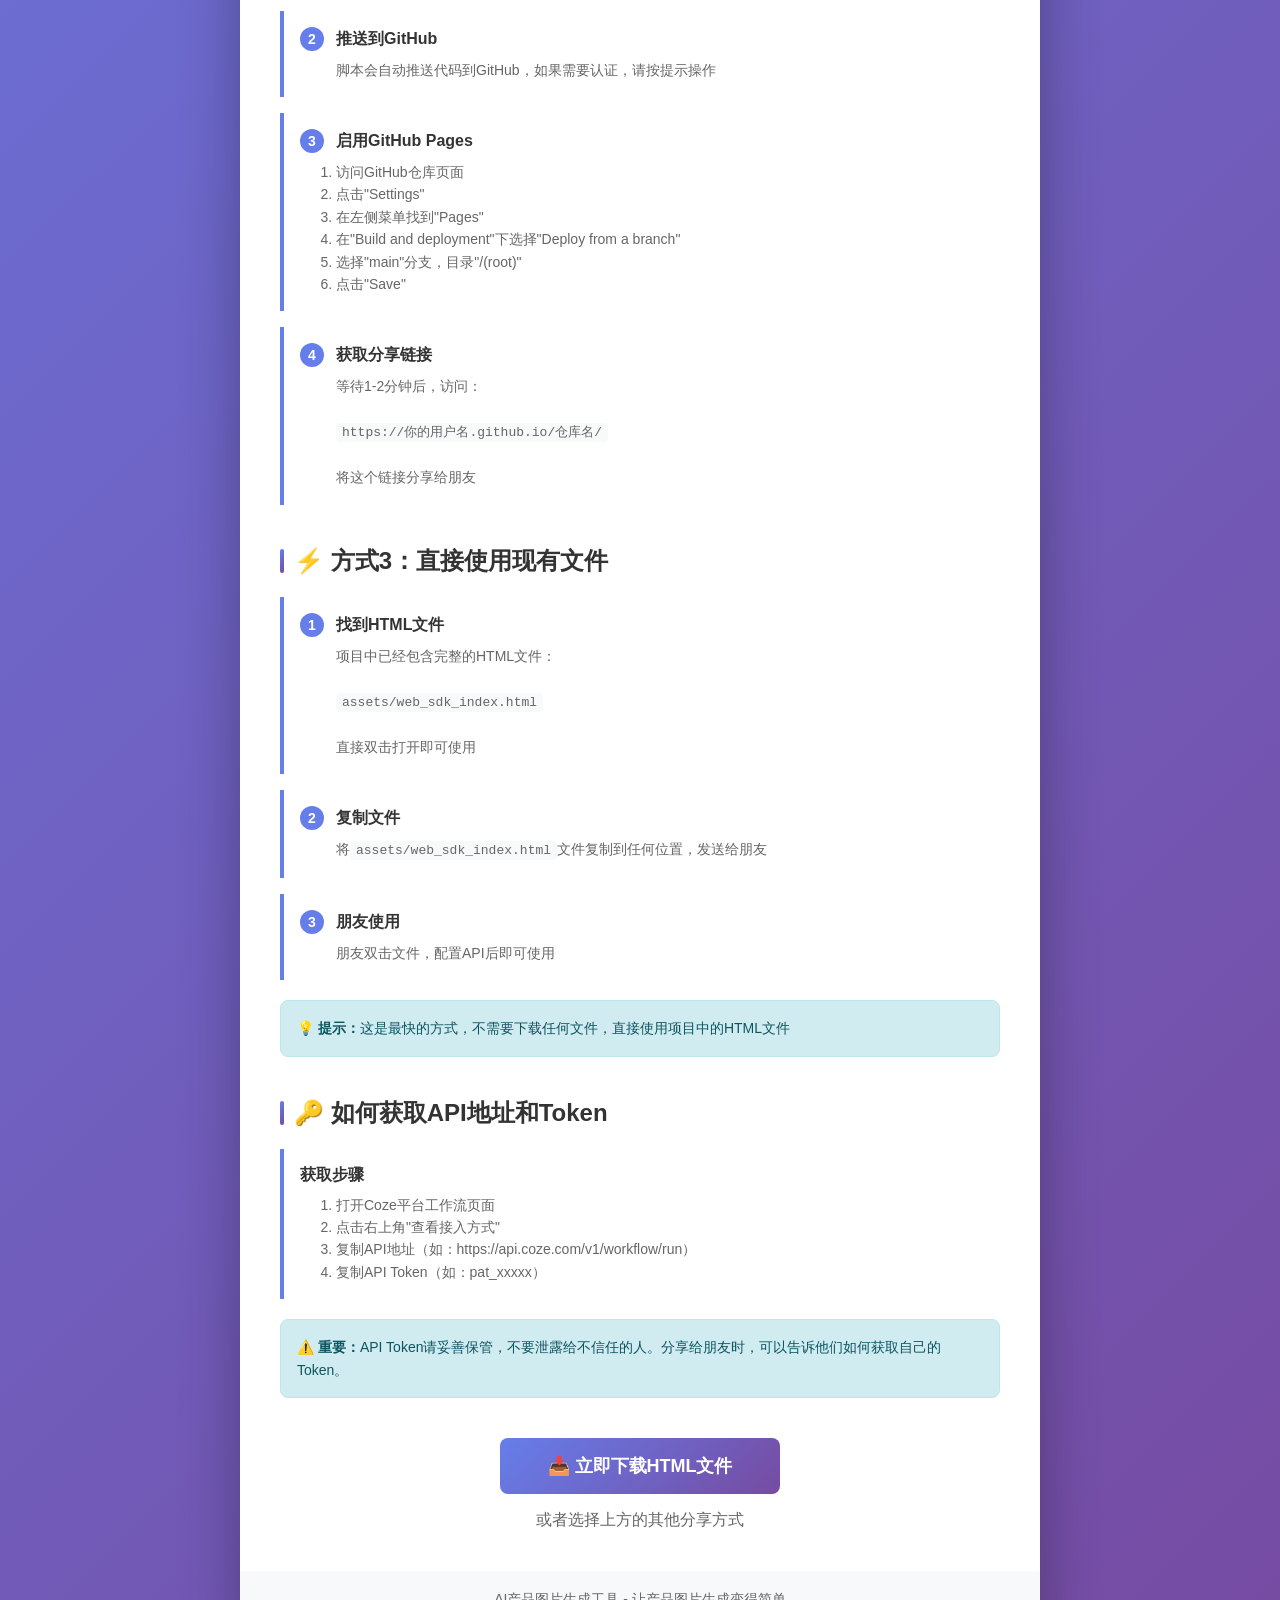
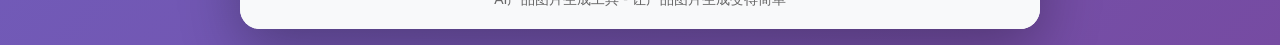
<file: files/projects/assets/share_guide.html>
<!DOCTYPE html>
<html lang="zh-CN">
<head>
    <meta charset="UTF-8">
    <meta name="viewport" content="width=device-width, initial-scale=1.0">
    <title>AI产品图片生成工具 - 一键分享</title>
    <style>
        * {
            margin: 0;
            padding: 0;
            box-sizing: border-box;
        }

        body {
            font-family: -apple-system, BlinkMacSystemFont, "Segoe UI", Roboto, "Helvetica Neue", Arial, sans-serif;
            background: linear-gradient(135deg, #667eea 0%, #764ba2 100%);
            min-height: 100vh;
            display: flex;
            align-items: center;
            justify-content: center;
            padding: 20px;
        }

        .container {
            max-width: 800px;
            width: 100%;
            background: white;
            border-radius: 20px;
            box-shadow: 0 20px 60px rgba(0, 0, 0, 0.3);
            overflow: hidden;
        }

        .header {
            background: linear-gradient(135deg, #667eea 0%, #764ba2 100%);
            color: white;
            padding: 40px;
            text-align: center;
        }

        .header h1 {
            font-size: 32px;
            margin-bottom: 10px;
        }

        .header p {
            font-size: 16px;
            opacity: 0.9;
        }

        .content {
            padding: 40px;
        }

        .section {
            margin-bottom: 40px;
        }

        .section h2 {
            font-size: 24px;
            color: #333;
            margin-bottom: 20px;
            display: flex;
            align-items: center;
            gap: 10px;
        }

        .section h2::before {
            content: '';
            width: 4px;
            height: 24px;
            background: linear-gradient(135deg, #667eea 0%, #764ba2 100%);
            border-radius: 2px;
        }

        .option {
            background: #f8f9fa;
            border: 2px solid #e9ecef;
            border-radius: 12px;
            padding: 24px;
            margin-bottom: 20px;
            transition: all 0.3s ease;
            cursor: pointer;
        }

        .option:hover {
            border-color: #667eea;
            box-shadow: 0 4px 12px rgba(102, 126, 234, 0.15);
            transform: translateY(-2px);
        }

        .option-header {
            display: flex;
            align-items: center;
            justify-content: space-between;
            margin-bottom: 12px;
        }

        .option-title {
            font-size: 18px;
            font-weight: 600;
            color: #333;
        }

        .option-badge {
            background: linear-gradient(135deg, #667eea 0%, #764ba2 100%);
            color: white;
            padding: 4px 12px;
            border-radius: 20px;
            font-size: 12px;
            font-weight: 600;
        }

        .option-desc {
            font-size: 14px;
            color: #666;
            line-height: 1.6;
        }

        .option-features {
            margin-top: 12px;
            display: flex;
            flex-wrap: wrap;
            gap: 8px;
        }

        .feature {
            background: #e9ecef;
            color: #495057;
            padding: 4px 10px;
            border-radius: 4px;
            font-size: 12px;
        }

        .btn {
            display: inline-flex;
            align-items: center;
            justify-content: center;
            gap: 8px;
            background: linear-gradient(135deg, #667eea 0%, #764ba2 100%);
            color: white;
            border: none;
            padding: 12px 32px;
            border-radius: 8px;
            font-size: 16px;
            font-weight: 600;
            cursor: pointer;
            transition: all 0.3s ease;
            text-decoration: none;
        }

        .btn:hover {
            transform: translateY(-2px);
            box-shadow: 0 4px 12px rgba(102, 126, 234, 0.4);
        }

        .btn-secondary {
            background: #6c757d;
        }

        .btn-secondary:hover {
            background: #5a6268;
        }

        .step {
            background: white;
            border-left: 4px solid #667eea;
            padding: 16px;
            margin-bottom: 16px;
            border-radius: 0 8px 8px 0;
        }

        .step-number {
            display: inline-flex;
            align-items: center;
            justify-content: center;
            width: 24px;
            height: 24px;
            background: #667eea;
            color: white;
            border-radius: 50%;
            font-size: 14px;
            font-weight: 600;
            margin-right: 12px;
        }

        .step-title {
            font-size: 16px;
            font-weight: 600;
            color: #333;
            display: inline;
        }

        .step-content {
            margin-top: 8px;
            padding-left: 36px;
            font-size: 14px;
            color: #666;
            line-height: 1.6;
        }

        .step-content code {
            background: #f8f9fa;
            padding: 2px 6px;
            border-radius: 4px;
            font-size: 13px;
        }

        .alert {
            background: #fff3cd;
            border: 1px solid #ffc107;
            border-radius: 8px;
            padding: 16px;
            margin-top: 20px;
        }

        .alert-info {
            background: #d1ecf1;
            border-color: #bee5eb;
        }

        .alert-text {
            color: #0c5460;
            font-size: 14px;
            line-height: 1.6;
        }

        .footer {
            text-align: center;
            padding: 20px;
            background: #f8f9fa;
            color: #666;
            font-size: 14px;
        }

        @media (max-width: 768px) {
            .header {
                padding: 30px 20px;
            }

            .header h1 {
                font-size: 24px;
            }

            .content {
                padding: 30px 20px;
            }

            .option {
                padding: 20px;
            }
        }
    </style>
</head>
<body>
    <div class="container">
        <div class="header">
            <h1>🎨 AI产品图片生成工具</h1>
            <p>一键分享给朋友使用</p>
        </div>

        <div class="content">
            <!-- 选择分享方式 -->
            <div class="section">
                <h2>选择分享方式</h2>

                <div class="option" onclick="scrollToSection('method1')">
                    <div class="option-header">
                        <span class="option-title">方式1：HTML文件分享（最简单）</span>
                        <span class="option-badge">推荐</span>
                    </div>
                    <div class="option-desc">下载HTML文件，直接发送给朋友，无需服务器</div>
                    <div class="option-features">
                        <span class="feature">最简单</span>
                        <span class="feature">即传即用</span>
                        <span class="feature">无需配置</span>
                    </div>
                </div>

                <div class="option" onclick="scrollToSection('method2')">
                    <div class="option-header">
                        <span class="option-title">方式2：GitHub Pages分享</span>
                        <span class="option-badge">免费</span>
                    </div>
                    <div class="option-desc">部署到GitHub Pages，获得永久在线的网站链接</div>
                    <div class="option-features">
                        <span class="feature">免费托管</span>
                        <span class="feature">永久在线</span>
                        <span class="feature">自定义域名</span>
                    </div>
                </div>

                <div class="option" onclick="scrollToSection('method3')">
                    <div class="option-header">
                        <span class="option-title">方式3：直接使用现有文件</span>
                        <span class="option-badge">快速</span>
                    </div>
                    <div class="option-desc">直接使用项目中的HTML文件，无需下载</div>
                    <div class="option-features">
                        <span class="feature">无需下载</span>
                        <span class="feature">即开即用</span>
                        <span class="feature">本地运行</span>
                    </div>
                </div>
            </div>

            <!-- 方法1：HTML文件分享 -->
            <div class="section" id="method1">
                <h2>📥 方式1：HTML文件分享（最简单）</h2>

                <div class="step">
                    <div><span class="step-number">1</span><span class="step-title">下载HTML文件</span></div>
                    <div class="step-content">
                        <a href="/download" class="btn" style="padding: 8px 20px; font-size: 14px;">
                            📥 点击下载HTML文件
                        </a>
                        <p style="margin-top: 8px;">下载完成后，你会得到一个HTML文件</p>
                    </div>
                </div>

                <div class="step">
                    <div><span class="step-number">2</span><span class="step-title">发送给朋友</span></div>
                    <div class="step-content">
                        通过以下方式发送HTML文件：
                        <ul>
                            <li>微信/QQ文件传输</li>
                            <li>邮件附件</li>
                            <li>云盘分享（百度网盘、阿里云盘等）</li>
                        </ul>
                    </div>
                </div>

                <div class="step">
                    <div><span class="step-number">3</span><span class="step-title">朋友使用</span></div>
                    <div class="step-content">
                        朋友双击HTML文件即可使用，需要配置API地址和Token
                    </div>
                </div>

                <div class="alert alert-info">
                    <div class="alert-text">
                        <strong>💡 提示：</strong>可以创建一个简单的文本文件"使用说明.txt"一起发送，告诉朋友如何获取API地址和Token
                    </div>
                </div>
            </div>

            <!-- 方法2：GitHub Pages分享 -->
            <div class="section" id="method2">
                <h2>🌐 方式2：GitHub Pages分享（免费）</h2>

                <div class="step">
                    <div><span class="step-number">1</span><span class="step-title">使用部署脚本</span></div>
                    <div class="step-content">
                        在项目根目录执行：
                        <br><br>
                        <code>bash scripts/deploy_to_github_pages.sh</code>
                        <br><br>
                        按照提示输入GitHub用户名和仓库名称
                    </div>
                </div>

                <div class="step">
                    <div><span class="step-number">2</span><span class="step-title">推送到GitHub</span></div>
                    <div class="step-content">
                        脚本会自动推送代码到GitHub，如果需要认证，请按提示操作
                    </div>
                </div>

                <div class="step">
                    <div><span class="step-number">3</span><span class="step-title">启用GitHub Pages</span></div>
                    <div class="step-content">
                        <ol>
                            <li>访问GitHub仓库页面</li>
                            <li>点击"Settings"</li>
                            <li>在左侧菜单找到"Pages"</li>
                            <li>在"Build and deployment"下选择"Deploy from a branch"</li>
                            <li>选择"main"分支，目录"/(root)"</li>
                            <li>点击"Save"</li>
                        </ol>
                    </div>
                </div>

                <div class="step">
                    <div><span class="step-number">4</span><span class="step-title">获取分享链接</span></div>
                    <div class="step-content">
                        等待1-2分钟后，访问：<br><br>
                        <code>https://你的用户名.github.io/仓库名/</code><br><br>
                        将这个链接分享给朋友
                    </div>
                </div>
            </div>

            <!-- 方法3：直接使用现有文件 -->
            <div class="section" id="method3">
                <h2>⚡ 方式3：直接使用现有文件</h2>

                <div class="step">
                    <div><span class="step-number">1</span><span class="step-title">找到HTML文件</span></div>
                    <div class="step-content">
                        项目中已经包含完整的HTML文件：<br><br>
                        <code>assets/web_sdk_index.html</code><br><br>
                        直接双击打开即可使用
                    </div>
                </div>

                <div class="step">
                    <div><span class="step-number">2</span><span class="step-title">复制文件</span></div>
                    <div class="step-content">
                        将<code>assets/web_sdk_index.html</code>文件复制到任何位置，发送给朋友
                    </div>
                </div>

                <div class="step">
                    <div><span class="step-number">3</span><span class="step-title">朋友使用</span></div>
                    <div class="step-content">
                        朋友双击文件，配置API后即可使用
                    </div>
                </div>

                <div class="alert alert-info">
                    <div class="alert-text">
                        <strong>💡 提示：</strong>这是最快的方式，不需要下载任何文件，直接使用项目中的HTML文件
                    </div>
                </div>
            </div>

            <!-- API获取说明 -->
            <div class="section">
                <h2>🔑 如何获取API地址和Token</h2>

                <div class="step">
                    <div class="step-title">获取步骤</div>
                    <div class="step-content">
                        <ol>
                            <li>打开Coze平台工作流页面</li>
                            <li>点击右上角"查看接入方式"</li>
                            <li>复制API地址（如：https://api.coze.com/v1/workflow/run）</li>
                            <li>复制API Token（如：pat_xxxxx）</li>
                        </ol>
                    </div>
                </div>

                <div class="alert alert-info">
                    <div class="alert-text">
                        <strong>⚠️ 重要：</strong>API Token请妥善保管，不要泄露给不信任的人。分享给朋友时，可以告诉他们如何获取自己的Token。
                    </div>
                </div>
            </div>

            <!-- 快速开始按钮 -->
            <div style="text-align: center; margin-top: 40px;">
                <a href="/download" class="btn" style="font-size: 18px; padding: 16px 48px;">
                    📥 立即下载HTML文件
                </a>
                <p style="margin-top: 16px; color: #666;">
                    或者选择上方的其他分享方式
                </p>
            </div>
        </div>

        <div class="footer">
            <p>AI产品图片生成工具 - 让产品图片生成变得简单</p>
        </div>
    </div>

    <script>
        function scrollToSection(id) {
            const element = document.getElementById(id);
            if (element) {
                element.scrollIntoView({ behavior: 'smooth' });
            }
        }

        // 页面加载时显示提示
        window.onload = function() {
            console.log('AI产品图片生成工具 - 一键分享页面');
        };
    </script>
</body>
</html>
</file>
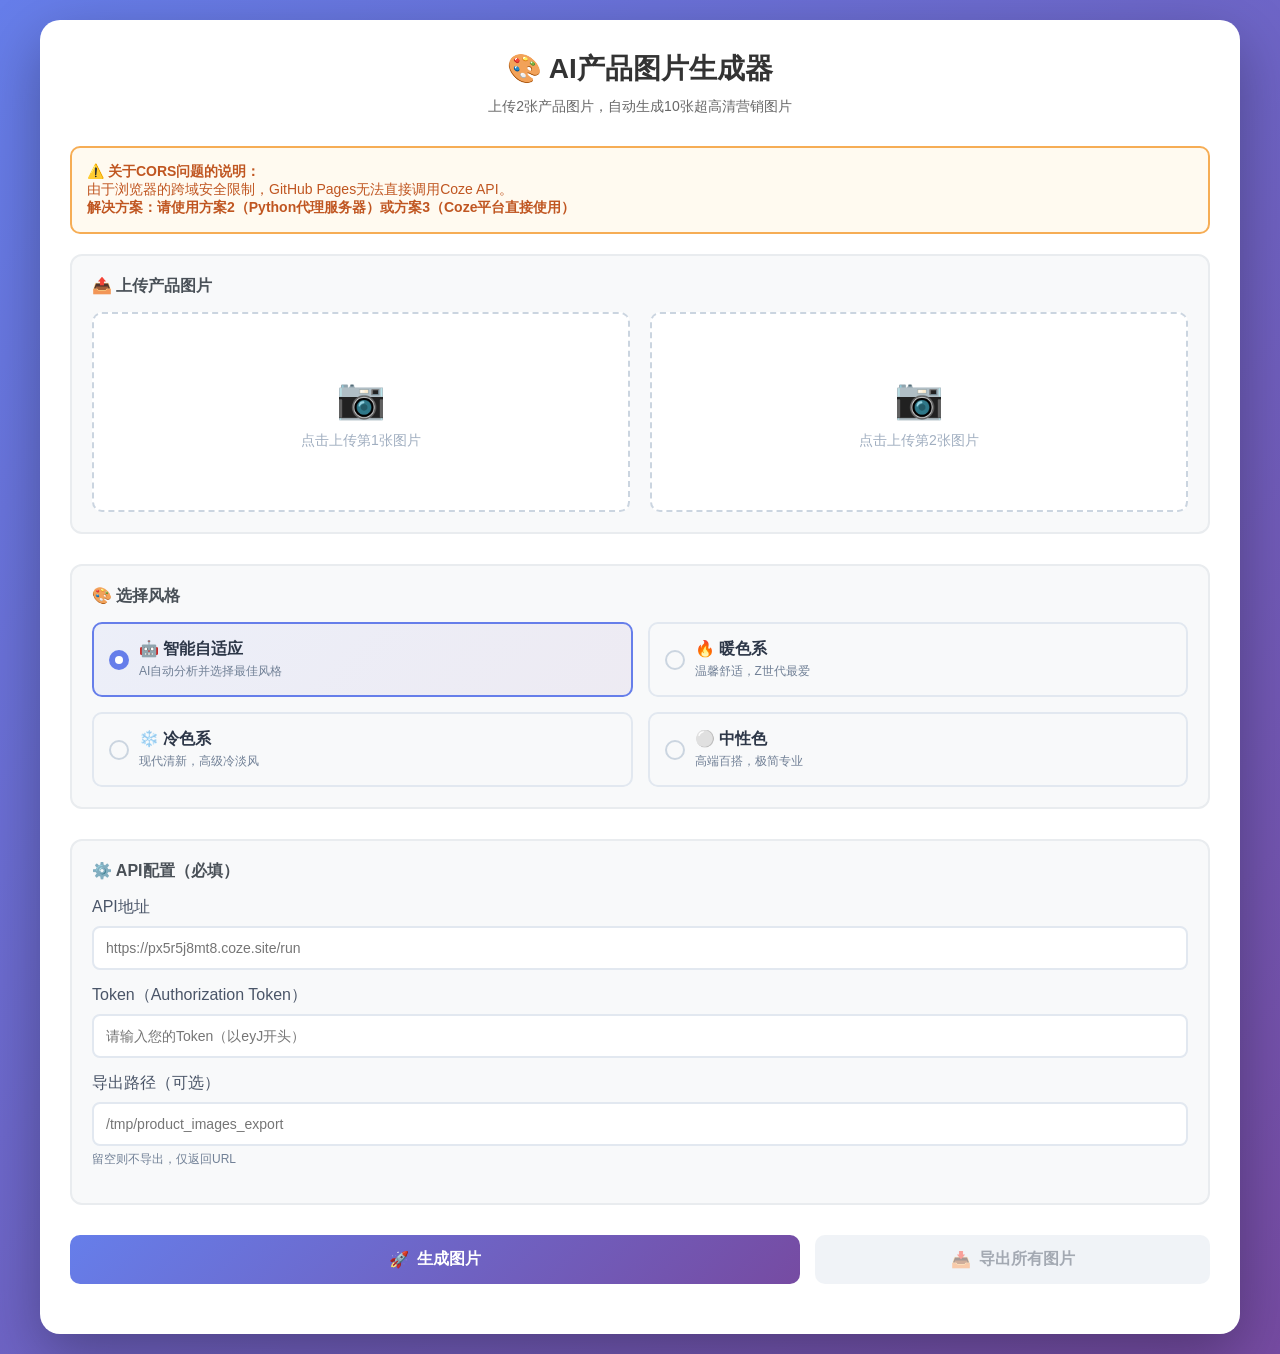
<file: files/projects/assets/web_sdk_cors.html>
<!DOCTYPE html>
<html lang="zh-CN">
<head>
    <meta charset="UTF-8">
    <meta name="viewport" content="width=device-width, initial-scale=1.0">
    <title>AI产品图片生成器 - CORS版本</title>
    <style>
        * {
            margin: 0;
            padding: 0;
            box-sizing: border-box;
        }

        body {
            font-family: 'Segoe UI', Tahoma, Geneva, Verdana, sans-serif;
            background: linear-gradient(135deg, #667eea 0%, #764ba2 100%);
            min-height: 100vh;
            padding: 20px;
        }

        .container {
            max-width: 1200px;
            margin: 0 auto;
            background: white;
            border-radius: 20px;
            padding: 30px;
            box-shadow: 0 20px 60px rgba(0,0,0,0.3);
        }

        h1 {
            text-align: center;
            color: #333;
            margin-bottom: 10px;
            font-size: 28px;
        }

        .subtitle {
            text-align: center;
            color: #666;
            margin-bottom: 30px;
            font-size: 14px;
        }

        .section {
            margin-bottom: 30px;
            padding: 20px;
            background: #f8f9fa;
            border-radius: 12px;
            border: 2px solid #e9ecef;
        }

        .section-title {
            font-weight: bold;
            color: #495057;
            margin-bottom: 15px;
            font-size: 16px;
        }

        .upload-grid {
            display: grid;
            grid-template-columns: 1fr 1fr;
            gap: 20px;
        }

        .upload-box {
            border: 2px dashed #cbd5e0;
            border-radius: 10px;
            padding: 20px;
            text-align: center;
            cursor: pointer;
            transition: all 0.3s;
            background: white;
            min-height: 200px;
            display: flex;
            flex-direction: column;
            justify-content: center;
            align-items: center;
        }

        .upload-box:hover {
            border-color: #667eea;
            background: #f0f4ff;
        }

        .upload-box.has-image {
            border-style: solid;
            border-color: #667eea;
            padding: 0;
        }

        .upload-box img {
            max-width: 100%;
            max-height: 180px;
            object-fit: contain;
            border-radius: 8px;
        }

        .upload-box .placeholder {
            color: #a0aec0;
            font-size: 14px;
        }

        .upload-box .icon {
            font-size: 40px;
            margin-bottom: 10px;
        }

        .style-options {
            display: grid;
            grid-template-columns: repeat(2, 1fr);
            gap: 15px;
        }

        .style-option {
            padding: 15px;
            border: 2px solid #e2e8f0;
            border-radius: 10px;
            cursor: pointer;
            transition: all 0.3s;
            display: flex;
            align-items: center;
            gap: 10px;
        }

        .style-option:hover {
            border-color: #667eea;
            background: #f0f4ff;
        }

        .style-option.selected {
            border-color: #667eea;
            background: linear-gradient(135deg, #667eea15 0%, #764ba215 100%);
        }

        .style-option .radio {
            width: 20px;
            height: 20px;
            border: 2px solid #cbd5e0;
            border-radius: 50%;
            display: flex;
            align-items: center;
            justify-content: center;
        }

        .style-option.selected .radio {
            border-color: #667eea;
            background: #667eea;
        }

        .style-option .radio::after {
            content: '';
            width: 8px;
            height: 8px;
            background: white;
            border-radius: 50%;
            display: none;
        }

        .style-option.selected .radio::after {
            display: block;
        }

        .style-option .info {
            flex: 1;
        }

        .style-option .name {
            font-weight: 600;
            color: #2d3748;
            margin-bottom: 3px;
        }

        .style-option .desc {
            font-size: 12px;
            color: #718096;
        }

        .input-group {
            margin-bottom: 15px;
        }

        .input-group label {
            display: block;
            font-weight: 500;
            color: #4a5568;
            margin-bottom: 8px;
        }

        .input-group input {
            width: 100%;
            padding: 12px;
            border: 2px solid #e2e8f0;
            border-radius: 8px;
            font-size: 14px;
            transition: all 0.3s;
        }

        .input-group input:focus {
            outline: none;
            border-color: #667eea;
            box-shadow: 0 0 0 3px rgba(102, 126, 234, 0.1);
        }

        .input-group .hint {
            font-size: 12px;
            color: #718096;
            margin-top: 5px;
        }

        .button-group {
            display: flex;
            gap: 15px;
            margin-top: 20px;
        }

        .btn {
            padding: 14px 30px;
            border: none;
            border-radius: 10px;
            font-size: 16px;
            font-weight: 600;
            cursor: pointer;
            transition: all 0.3s;
            display: flex;
            align-items: center;
            justify-content: center;
            gap: 8px;
        }

        .btn-primary {
            flex: 2;
            background: linear-gradient(135deg, #667eea 0%, #764ba2 100%);
            color: white;
        }

        .btn-primary:hover {
            transform: translateY(-2px);
            box-shadow: 0 10px 30px rgba(102, 126, 234, 0.4);
        }

        .btn-primary:disabled {
            opacity: 0.5;
            cursor: not-allowed;
            transform: none;
        }

        .btn-secondary {
            flex: 1;
            background: #e2e8f0;
            color: #4a5568;
        }

        .btn-secondary:hover {
            background: #cbd5e0;
        }

        .btn-secondary:disabled {
            opacity: 0.5;
            cursor: not-allowed;
        }

        .results {
            display: grid;
            grid-template-columns: repeat(5, 1fr);
            gap: 15px;
            margin-top: 20px;
        }

        .result-item {
            background: white;
            border-radius: 10px;
            overflow: hidden;
            box-shadow: 0 4px 15px rgba(0,0,0,0.1);
            transition: all 0.3s;
        }

        .result-item:hover {
            transform: translateY(-5px);
            box-shadow: 0 8px 25px rgba(0,0,0,0.15);
        }

        .result-item img {
            width: 100%;
            height: 200px;
            object-fit: cover;
        }

        .result-item .label {
            padding: 10px;
            background: #f8f9fa;
            font-size: 12px;
            font-weight: 600;
            color: #495057;
            text-align: center;
        }

        .error {
            background: #fff5f5;
            border: 2px solid #fc8181;
            color: #c53030;
            padding: 15px;
            border-radius: 10px;
            margin-top: 20px;
            font-size: 14px;
        }

        .success {
            background: #f0fff4;
            border: 2px solid #48bb78;
            color: #2f855a;
            padding: 15px;
            border-radius: 10px;
            margin-top: 20px;
        }

        .progress {
            background: #edf2f7;
            border-radius: 10px;
            height: 30px;
            margin: 20px 0;
            overflow: hidden;
            display: none;
        }

        .progress-bar {
            height: 100%;
            background: linear-gradient(90deg, #667eea 0%, #764ba2 100%);
            width: 0%;
            transition: width 0.5s;
            display: flex;
            align-items: center;
            justify-content: center;
            color: white;
            font-size: 13px;
            font-weight: 600;
        }

        .info-box {
            background: #fffaf0;
            border: 2px solid #f6ad55;
            color: #c05621;
            padding: 15px;
            border-radius: 10px;
            margin-bottom: 20px;
            font-size: 14px;
        }

        @media (max-width: 768px) {
            .upload-grid, .style-options, .results {
                grid-template-columns: 1fr;
            }
        }
    </style>
</head>
<body>
    <div class="container">
        <h1>🎨 AI产品图片生成器</h1>
        <p class="subtitle">上传2张产品图片，自动生成10张超高清营销图片</p>

        <div class="info-box">
            <strong>⚠️ 关于CORS问题的说明：</strong><br>
            由于浏览器的跨域安全限制，GitHub Pages无法直接调用Coze API。<br>
            <strong>解决方案：请使用方案2（Python代理服务器）或方案3（Coze平台直接使用）</strong>
        </div>

        <div class="section">
            <div class="section-title">📤 上传产品图片</div>
            <div class="upload-grid">
                <div class="upload-box" id="upload1" onclick="document.getElementById('file1').click()">
                    <div class="placeholder">
                        <div class="icon">📷</div>
                        <div>点击上传第1张图片</div>
                    </div>
                </div>
                <div class="upload-box" id="upload2" onclick="document.getElementById('file2').click()">
                    <div class="placeholder">
                        <div class="icon">📷</div>
                        <div>点击上传第2张图片</div>
                    </div>
                </div>
            </div>
            <input type="file" id="file1" accept="image/*" style="display: none" onchange="handleFileSelect(event, 'upload1')">
            <input type="file" id="file2" accept="image/*" style="display: none" onchange="handleFileSelect(event, 'upload2')">
        </div>

        <div class="section">
            <div class="section-title">🎨 选择风格</div>
            <div class="style-options">
                <div class="style-option selected" data-style="智能自适应" onclick="selectStyle(this)">
                    <div class="radio"></div>
                    <div class="info">
                        <div class="name">🤖 智能自适应</div>
                        <div class="desc">AI自动分析并选择最佳风格</div>
                    </div>
                </div>
                <div class="style-option" data-style="暖色系" onclick="selectStyle(this)">
                    <div class="radio"></div>
                    <div class="info">
                        <div class="name">🔥 暖色系</div>
                        <div class="desc">温馨舒适，Z世代最爱</div>
                    </div>
                </div>
                <div class="style-option" data-style="冷色系" onclick="selectStyle(this)">
                    <div class="radio"></div>
                    <div class="info">
                        <div class="name">❄️ 冷色系</div>
                        <div class="desc">现代清新，高级冷淡风</div>
                    </div>
                </div>
                <div class="style-option" data-style="中性色" onclick="selectStyle(this)">
                    <div class="radio"></div>
                    <div class="info">
                        <div class="name">⚪ 中性色</div>
                        <div class="desc">高端百搭，极简专业</div>
                    </div>
                </div>
            </div>
        </div>

        <div class="section">
            <div class="section-title">⚙️ API配置（必填）</div>
            <div class="input-group">
                <label>API地址</label>
                <input type="text" id="apiUrl" placeholder="https://px5r5j8mt8.coze.site/run">
            </div>
            <div class="input-group">
                <label>Token（Authorization Token）</label>
                <input type="password" id="token" placeholder="请输入您的Token（以eyJ开头）">
            </div>
            <div class="input-group">
                <label>导出路径（可选）</label>
                <input type="text" id="exportPath" placeholder="/tmp/product_images_export">
                <div class="hint">留空则不导出，仅返回URL</div>
            </div>
        </div>

        <div class="button-group">
            <button class="btn btn-primary" id="generateBtn" onclick="generateImages()">
                <span>🚀</span> 生成图片
            </button>
            <button class="btn btn-secondary" id="downloadBtn" onclick="downloadAll()" disabled>
                <span>📥</span> 导出所有图片
            </button>
        </div>

        <div class="progress" id="progress">
            <div class="progress-bar" id="progressBar">0%</div>
        </div>

        <div id="results" class="results"></div>
        <div id="error" class="error" style="display: none;"></div>
    </div>

    <script>
        let uploadedImages = [null, null];
        let selectedStyle = '智能自适应';
        let generatedImages = [];

        function handleFileSelect(event, uploadId) {
            const file = event.target.files[0];
            if (!file) return;

            const reader = new FileReader();
            reader.onload = function(e) {
                const uploadBox = document.getElementById(uploadId);
                uploadBox.innerHTML = `<img src="${e.target.result}" alt="Uploaded">`;
                uploadBox.classList.add('has-image');

                if (uploadId === 'upload1') {
                    uploadedImages[0] = e.target.result;
                } else {
                    uploadedImages[1] = e.target.result;
                }
            };
            reader.readAsDataURL(file);
        }

        function selectStyle(element) {
            document.querySelectorAll('.style-option').forEach(opt => opt.classList.remove('selected'));
            element.classList.add('selected');
            selectedStyle = element.dataset.style;
        }

        async function generateImages() {
            const apiUrl = document.getElementById('apiUrl').value.trim();
            const token = document.getElementById('token').value.trim();
            const exportPath = document.getElementById('exportPath').value.trim();

            // 验证输入
            if (!uploadedImages[0] || !uploadedImages[1]) {
                showError('请先上传2张产品图片');
                return;
            }

            if (!apiUrl) {
                showError('请输入API地址');
                return;
            }

            if (!token) {
                showError('请输入Token');
                return;
            }

            const errorDiv = document.getElementById('error');
            errorDiv.style.display = 'none';

            const progress = document.getElementById('progress');
            const progressBar = document.getElementById('progressBar');
            progress.style.display = 'block';
            progressBar.style.width = '10%';
            progressBar.textContent = '正在生成...';

            const generateBtn = document.getElementById('generateBtn');
            generateBtn.disabled = true;

            try {
                const response = await fetch(apiUrl, {
                    method: 'POST',
                    headers: {
                        'Content-Type': 'application/json',
                        'Authorization': `Bearer ${token}`
                    },
                    body: JSON.stringify({
                        image1: uploadedImages[0],
                        image2: uploadedImages[1],
                        style: selectedStyle,
                        export_path: exportPath
                    })
                });

                if (!response.ok) {
                    throw new Error(`HTTP ${response.status}: ${response.statusText}`);
                }

                const data = await response.json();
                progressBar.style.width = '100%';
                progressBar.textContent = '完成！';

                if (data.images && data.images.length > 0) {
                    displayResults(data.images);
                    document.getElementById('downloadBtn').disabled = false;
                } else {
                    throw new Error('未返回生成的图片');
                }
            } catch (error) {
                showError(`生成失败：${error.message}。如果是CORS跨域错误，请使用方案2或方案3。`);
                progressBar.style.width = '0%';
                progress.style.display = 'none';
            }

            generateBtn.disabled = false;
        }

        function displayResults(images) {
            const resultsDiv = document.getElementById('results');
            resultsDiv.innerHTML = '';

            const labels = ['主图', '风格1', '风格2', '风格3', '风格4', '风格5', '风格6', '风格7', '风格8', '详情页'];

            images.forEach((img, index) => {
                const item = document.createElement('div');
                item.className = 'result-item';
                item.innerHTML = `
                    <img src="${img}" alt="Generated ${index + 1}">
                    <div class="label">${labels[index]}</div>
                `;
                resultsDiv.appendChild(item);
            });

            generatedImages = images;
        }

        function showError(message) {
            const errorDiv = document.getElementById('error');
            errorDiv.textContent = message;
            errorDiv.style.display = 'block';
        }

        function downloadAll() {
            generatedImages.forEach((img, index) => {
                const link = document.createElement('a');
                link.href = img;
                link.download = `product_image_${index + 1}.png`;
                link.click();
            });
        }
    </script>
</body>
</html>
</file>
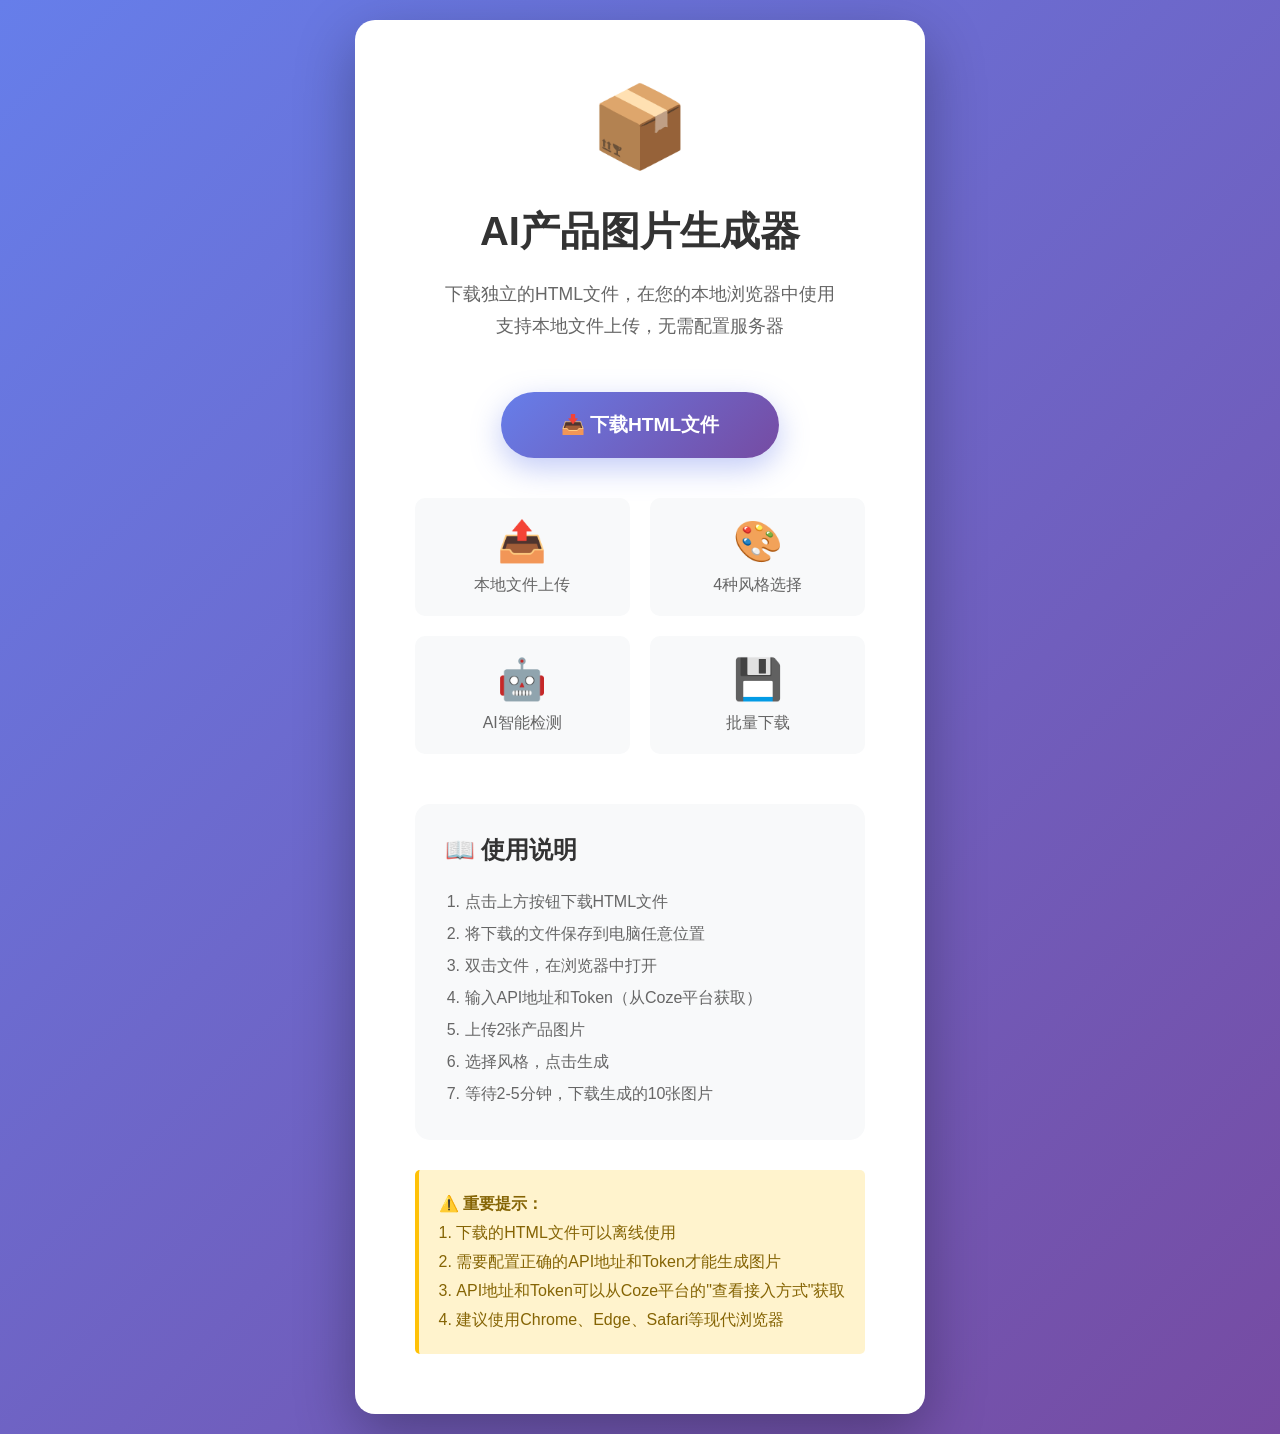
<file: files/projects/src/download_page.html>
<!DOCTYPE html>
<html lang="zh-CN">
<head>
    <meta charset="UTF-8">
    <meta name="viewport" content="width=device-width, initial-scale=1.0">
    <title>下载AI产品图片生成器</title>
    <style>
        * {
            margin: 0;
            padding: 0;
            box-sizing: border-box;
        }
        
        body {
            font-family: -apple-system, BlinkMacSystemFont, 'Segoe UI', 'PingFang SC', sans-serif;
            background: linear-gradient(135deg, #667eea 0%, #764ba2 100%);
            min-height: 100vh;
            display: flex;
            justify-content: center;
            align-items: center;
            padding: 20px;
        }
        
        .container {
            background: white;
            border-radius: 20px;
            padding: 60px;
            box-shadow: 0 20px 60px rgba(0,0,0,0.3);
            max-width: 800px;
            text-align: center;
        }
        
        .icon {
            font-size: 80px;
            margin-bottom: 30px;
        }
        
        h1 {
            font-size: 2.5em;
            color: #333;
            margin-bottom: 20px;
        }
        
        .description {
            color: #666;
            font-size: 1.1em;
            line-height: 1.8;
            margin-bottom: 40px;
        }
        
        .download-btn {
            display: inline-block;
            padding: 20px 60px;
            background: linear-gradient(135deg, #667eea 0%, #764ba2 100%);
            color: white;
            text-decoration: none;
            border-radius: 50px;
            font-size: 1.2em;
            font-weight: bold;
            transition: all 0.3s;
            box-shadow: 0 10px 30px rgba(102, 126, 234, 0.4);
            margin: 10px;
        }
        
        .download-btn:hover {
            transform: translateY(-3px);
            box-shadow: 0 15px 40px rgba(102, 126, 234, 0.6);
        }
        
        .instructions {
            margin-top: 50px;
            text-align: left;
            background: #f8f9fa;
            padding: 30px;
            border-radius: 15px;
        }
        
        .instructions h2 {
            color: #333;
            margin-bottom: 20px;
        }
        
        .instructions ol {
            margin-left: 20px;
            color: #666;
            line-height: 2;
        }
        
        .feature-list {
            display: grid;
            grid-template-columns: repeat(auto-fit, minmax(200px, 1fr));
            gap: 20px;
            margin-top: 30px;
        }
        
        .feature {
            background: #f8f9fa;
            padding: 20px;
            border-radius: 10px;
            text-align: center;
        }
        
        .feature-icon {
            font-size: 40px;
            margin-bottom: 10px;
        }
        
        .feature-text {
            color: #666;
            font-weight: 500;
        }
        
        .note {
            margin-top: 30px;
            padding: 20px;
            background: #fff3cd;
            border-left: 4px solid #ffc107;
            border-radius: 5px;
            text-align: left;
        }
        
        .note-text {
            color: #856404;
            line-height: 1.8;
        }
    </style>
</head>
<body>
    <div class="container">
        <div class="icon">📦</div>
        <h1>AI产品图片生成器</h1>
        
        <p class="description">
            下载独立的HTML文件，在您的本地浏览器中使用<br>
            支持本地文件上传，无需配置服务器
        </p>
        
        <div>
            <a href="/download" class="download-btn">📥 下载HTML文件</a>
        </div>
        
        <div class="feature-list">
            <div class="feature">
                <div class="feature-icon">📤</div>
                <div class="feature-text">本地文件上传</div>
            </div>
            <div class="feature">
                <div class="feature-icon">🎨</div>
                <div class="feature-text">4种风格选择</div>
            </div>
            <div class="feature">
                <div class="feature-icon">🤖</div>
                <div class="feature-text">AI智能检测</div>
            </div>
            <div class="feature">
                <div class="feature-icon">💾</div>
                <div class="feature-text">批量下载</div>
            </div>
        </div>
        
        <div class="instructions">
            <h2>📖 使用说明</h2>
            <ol>
                <li>点击上方按钮下载HTML文件</li>
                <li>将下载的文件保存到电脑任意位置</li>
                <li>双击文件，在浏览器中打开</li>
                <li>输入API地址和Token（从Coze平台获取）</li>
                <li>上传2张产品图片</li>
                <li>选择风格，点击生成</li>
                <li>等待2-5分钟，下载生成的10张图片</li>
            </ol>
        </div>
        
        <div class="note">
            <div class="note-text">
                <strong>⚠️ 重要提示：</strong><br>
                1. 下载的HTML文件可以离线使用<br>
                2. 需要配置正确的API地址和Token才能生成图片<br>
                3. API地址和Token可以从Coze平台的"查看接入方式"获取<br>
                4. 建议使用Chrome、Edge、Safari等现代浏览器
            </div>
        </div>
    </div>
</body>
</html>
</file>
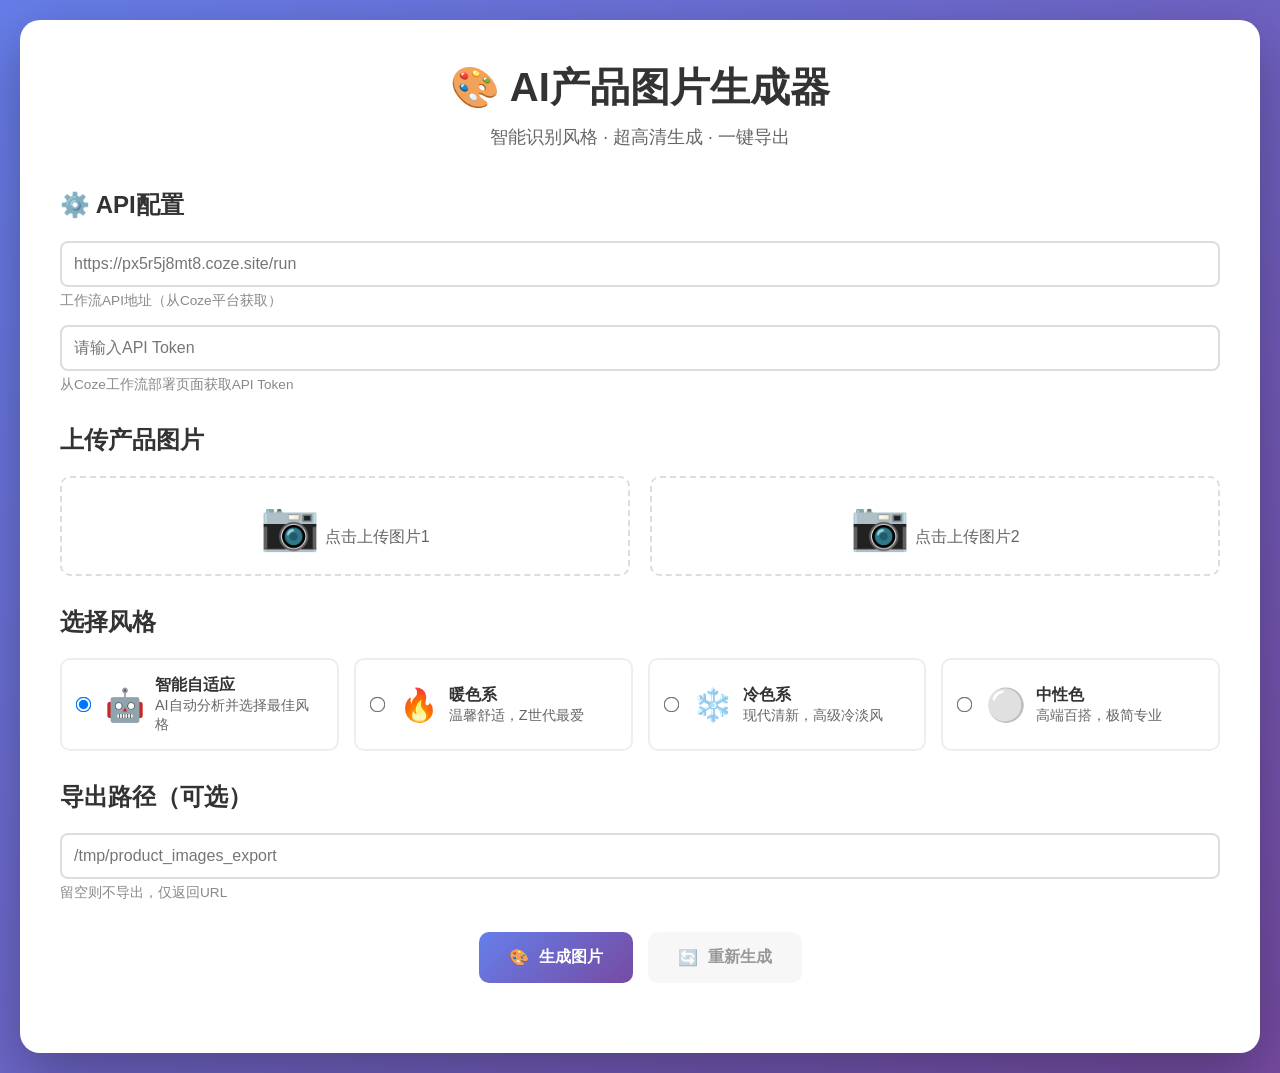
<file: files/projects/project_package/ai_product_image_generator_20260422_181637/assets/web_sdk_index.html>
<!DOCTYPE html>
<html lang="zh-CN">
<head>
    <meta charset="UTF-8">
    <meta name="viewport" content="width=device-width, initial-scale=1.0">
    <title>AI产品图片生成器</title>
    <style>
        * {
            margin: 0;
            padding: 0;
            box-sizing: border-box;
        }
        
        body {
            font-family: -apple-system, BlinkMacSystemFont, 'Segoe UI', 'PingFang SC', 'Hiragino Sans GB', 'Microsoft YaHei', sans-serif;
            background: linear-gradient(135deg, #667eea 0%, #764ba2 100%);
            min-height: 100vh;
            padding: 20px;
        }
        
        .container {
            max-width: 1400px;
            margin: 0 auto;
            background: white;
            border-radius: 20px;
            padding: 40px;
            box-shadow: 0 20px 60px rgba(0,0,0,0.3);
        }
        
        .header {
            text-align: center;
            margin-bottom: 40px;
        }
        
        .header h1 {
            font-size: 2.5em;
            color: #333;
            margin-bottom: 10px;
        }
        
        .subtitle {
            color: #666;
            font-size: 1.1em;
        }
        
        .section {
            margin-bottom: 30px;
        }
        
        .section h2 {
            font-size: 1.5em;
            color: #333;
            margin-bottom: 20px;
        }
        
        .upload-grid {
            display: grid;
            grid-template-columns: repeat(auto-fit, minmax(300px, 1fr));
            gap: 20px;
            margin-bottom: 20px;
        }
        
        .upload-box {
            border: 2px dashed #ddd;
            border-radius: 10px;
            padding: 20px;
            text-align: center;
            transition: all 0.3s;
            position: relative;
        }
        
        .upload-box:hover {
            border-color: #667eea;
            background: #f8f9ff;
        }
        
        .upload-placeholder {
            cursor: pointer;
        }
        
        .upload-icon {
            font-size: 3em;
            margin-bottom: 10px;
        }
        
        .upload-text {
            color: #666;
        }
        
        .preview-container {
            position: relative;
        }
        
        .preview-image {
            max-width: 100%;
            max-height: 300px;
            border-radius: 8px;
        }
        
        .remove-btn {
            position: absolute;
            top: -10px;
            right: -10px;
            width: 30px;
            height: 30px;
            border-radius: 50%;
            background: #ff4757;
            color: white;
            border: none;
            cursor: pointer;
            font-size: 18px;
        }
        
        .style-options {
            display: grid;
            grid-template-columns: repeat(auto-fit, minmax(250px, 1fr));
            gap: 15px;
        }
        
        .style-option {
            display: flex;
            align-items: center;
            padding: 15px;
            border: 2px solid #eee;
            border-radius: 10px;
            cursor: pointer;
            transition: all 0.3s;
        }
        
        .style-option:hover {
            border-color: #667eea;
            background: #f8f9ff;
        }
        
        .style-option input[type="radio"] {
            margin-right: 15px;
            transform: scale(1.2);
        }
        
        .style-icon {
            font-size: 2em;
            margin-right: 10px;
        }
        
        .style-name {
            display: block;
            font-weight: bold;
            color: #333;
        }
        
        .style-desc {
            display: block;
            font-size: 0.9em;
            color: #666;
        }
        
        .input-group {
            margin-bottom: 15px;
        }
        
        .input-group input {
            width: 100%;
            padding: 12px;
            border: 2px solid #ddd;
            border-radius: 8px;
            font-size: 16px;
            transition: all 0.3s;
        }
        
        .input-group input:focus {
            outline: none;
            border-color: #667eea;
        }
        
        .input-hint {
            display: block;
            font-size: 0.85em;
            color: #888;
            margin-top: 5px;
        }
        
        .btn {
            padding: 15px 30px;
            border: none;
            border-radius: 10px;
            font-size: 16px;
            font-weight: bold;
            cursor: pointer;
            transition: all 0.3s;
            display: inline-flex;
            align-items: center;
            gap: 10px;
        }
        
        .btn-primary {
            background: linear-gradient(135deg, #667eea 0%, #764ba2 100%);
            color: white;
        }
        
        .btn-primary:hover {
            transform: translateY(-2px);
            box-shadow: 0 5px 15px rgba(102, 126, 234, 0.4);
        }
        
        .btn-secondary {
            background: #f0f0f0;
            color: #333;
        }
        
        .btn-secondary:hover {
            background: #e0e0e0;
        }
        
        .btn:disabled {
            opacity: 0.5;
            cursor: not-allowed;
            transform: none !important;
        }
        
        .action-buttons {
            display: flex;
            gap: 15px;
            justify-content: center;
            margin: 30px 0;
        }
        
        .loading {
            text-align: center;
            padding: 40px;
            background: #f8f9ff;
            border-radius: 10px;
            margin: 30px 0;
        }
        
        .spinner {
            border: 4px solid #f3f3f3;
            border-top: 4px solid #667eea;
            border-radius: 50%;
            width: 50px;
            height: 50px;
            animation: spin 1s linear infinite;
            margin: 0 auto 20px;
        }
        
        @keyframes spin {
            0% { transform: rotate(0deg); }
            100% { transform: rotate(360deg); }
        }
        
        .loading-text {
            font-size: 1.2em;
            color: #333;
            margin-bottom: 10px;
        }
        
        .loading-detail {
            color: #666;
        }
        
        .detection-result {
            background: #f8f9ff;
            padding: 20px;
            border-radius: 10px;
            margin: 20px 0;
        }
        
        .result-grid {
            display: grid;
            grid-template-columns: repeat(auto-fit, minmax(200px, 1fr));
            gap: 15px;
            margin-top: 15px;
        }
        
        .result-item {
            background: white;
            padding: 15px;
            border-radius: 8px;
        }
        
        .result-label {
            display: block;
            font-weight: bold;
            color: #666;
            margin-bottom: 5px;
        }
        
        .result-value {
            color: #333;
            font-size: 1.1em;
        }
        
        .results-grid {
            display: grid;
            grid-template-columns: repeat(auto-fill, minmax(280px, 1fr));
            gap: 20px;
            margin-top: 20px;
        }
        
        .result-card {
            background: white;
            border-radius: 10px;
            overflow: hidden;
            box-shadow: 0 5px 15px rgba(0,0,0,0.1);
            transition: all 0.3s;
        }
        
        .result-card:hover {
            transform: translateY(-5px);
            box-shadow: 0 10px 25px rgba(0,0,0,0.15);
        }
        
        .result-header {
            padding: 10px 15px;
            background: #f8f9ff;
            display: flex;
            justify-content: space-between;
            align-items: center;
        }
        
        .result-tag {
            background: #667eea;
            color: white;
            padding: 5px 10px;
            border-radius: 5px;
            font-size: 0.9em;
        }
        
        .result-size {
            color: #666;
            font-size: 0.85em;
        }
        
        .result-image {
            padding: 15px;
            background: white;
        }
        
        .result-image img {
            width: 100%;
            border-radius: 8px;
        }
        
        .result-footer {
            padding: 15px;
            background: #f8f9ff;
            text-align: center;
        }
        
        .btn-download {
            padding: 10px 20px;
            background: #667eea;
            color: white;
            border: none;
            border-radius: 5px;
            cursor: pointer;
            font-size: 14px;
            transition: all 0.3s;
        }
        
        .btn-download:hover {
            background: #5568d3;
        }
        
        .section-header {
            display: flex;
            justify-content: space-between;
            align-items: center;
            margin-bottom: 20px;
        }
        
        .btn-export {
            background: #27ae60;
            color: white;
        }
        
        .btn-export:hover {
            background: #229954;
        }
        
        .error-message {
            background: #fee;
            color: #c33;
            padding: 15px;
            border-radius: 10px;
            margin: 20px 0;
        }
        
        .success-message {
            background: #efe;
            color: #3c3;
            padding: 15px;
            border-radius: 10px;
            margin: 20px 0;
        }
    </style>
</head>
<body>
    <div class="container">
        <!-- 头部 -->
        <div class="header">
            <h1>🎨 AI产品图片生成器</h1>
            <p class="subtitle">智能识别风格 · 超高清生成 · 一键导出</p>
        </div>

        <!-- API配置 -->
        <div class="section">
            <h2>⚙️ API配置</h2>
            <div class="input-group">
                <input type="text" id="apiUrl" placeholder="https://px5r5j8mt8.coze.site/run" value="">
                <span class="input-hint">工作流API地址（从Coze平台获取）</span>
            </div>
            <div class="input-group">
                <input type="password" id="apiToken" placeholder="请输入API Token">
                <span class="input-hint">从Coze工作流部署页面获取API Token</span>
            </div>
        </div>

        <!-- 上传区域 -->
        <div class="section">
            <h2>上传产品图片</h2>
            <div class="upload-grid">
                <div class="upload-box">
                    <input type="file" id="file1" accept="image/*" hidden onchange="previewImage(1, this)">
                    <div class="upload-placeholder" onclick="document.getElementById('file1').click()">
                        <span class="upload-icon">📷</span>
                        <span class="upload-text">点击上传图片1</span>
                    </div>
                    <div class="preview-container" id="preview1" style="display: none;">
                        <img id="preview-img1" class="preview-image">
                        <button class="remove-btn" onclick="removeImage(1)">✕</button>
                    </div>
                </div>

                <div class="upload-box">
                    <input type="file" id="file2" accept="image/*" hidden onchange="previewImage(2, this)">
                    <div class="upload-placeholder" onclick="document.getElementById('file2').click()">
                        <span class="upload-icon">📷</span>
                        <span class="upload-text">点击上传图片2</span>
                    </div>
                    <div class="preview-container" id="preview2" style="display: none;">
                        <img id="preview-img2" class="preview-image">
                        <button class="remove-btn" onclick="removeImage(2)">✕</button>
                    </div>
                </div>
            </div>
        </div>

        <!-- 风格选择 -->
        <div class="section">
            <h2>选择风格</h2>
            <div class="style-options">
                <label class="style-option">
                    <input type="radio" name="style" value="adaptive" checked>
                    <span class="style-icon">🤖</span>
                    <div>
                        <span class="style-name">智能自适应</span>
                        <span class="style-desc">AI自动分析并选择最佳风格</span>
                    </div>
                </label>

                <label class="style-option">
                    <input type="radio" name="style" value="warm">
                    <span class="style-icon">🔥</span>
                    <div>
                        <span class="style-name">暖色系</span>
                        <span class="style-desc">温馨舒适，Z世代最爱</span>
                    </div>
                </label>

                <label class="style-option">
                    <input type="radio" name="style" value="cool">
                    <span class="style-icon">❄️</span>
                    <div>
                        <span class="style-name">冷色系</span>
                        <span class="style-desc">现代清新，高级冷淡风</span>
                    </div>
                </label>

                <label class="style-option">
                    <input type="radio" name="style" value="neutral">
                    <span class="style-icon">⚪</span>
                    <div>
                        <span class="style-name">中性色</span>
                        <span class="style-desc">高端百搭，极简专业</span>
                    </div>
                </label>
            </div>
        </div>

        <!-- 导出路径 -->
        <div class="section">
            <h2>导出路径（可选）</h2>
            <div class="input-group">
                <input type="text" id="exportPath" placeholder="/tmp/product_images_export">
                <span class="input-hint">留空则不导出，仅返回URL</span>
            </div>
        </div>

        <!-- 生成按钮 -->
        <div class="action-buttons">
            <button class="btn btn-primary" id="generateBtn" onclick="generateImages()">
                <span>🎨</span> 生成图片
            </button>
            <button class="btn btn-secondary" id="regenerateBtn" onclick="regenerateImages()" disabled>
                <span>🔄</span> 重新生成
            </button>
        </div>

        <!-- 错误/成功消息 -->
        <div id="messageContainer"></div>

        <!-- 加载状态 -->
        <div class="loading" id="loading" style="display: none;">
            <div class="spinner"></div>
            <p class="loading-text">正在生成图片，请稍候...</p>
            <p class="loading-detail" id="loadingDetail">正在处理图片...</p>
        </div>

        <!-- 检测结果 -->
        <div class="detection-result" id="detectionResult" style="display: none;">
            <h3>🔍 智能检测结果</h3>
            <div class="result-grid">
                <div class="result-item">
                    <span class="result-label">检测风格：</span>
                    <span class="result-value" id="detectedStyle">-</span>
                </div>
                <div class="result-item">
                    <span class="result-label">产品类型：</span>
                    <span class="result-value" id="productType">-</span>
                </div>
                <div class="result-item">
                    <span class="result-label">主要色调：</span>
                    <span class="result-value" id="colorTone">-</span>
                </div>
            </div>
        </div>

        <!-- 生成结果 -->
        <div class="results-section" id="resultsSection" style="display: none;">
            <div class="section-header">
                <h2>生成结果</h2>
                <button class="btn btn-export" onclick="exportImages()" id="exportBtn">
                    <span>💾</span> 导出所有图片
                </button>
            </div>

            <div class="results-grid" id="resultsGrid">
                <!-- 动态生成结果卡片 -->
            </div>
        </div>
    </div>

    <script>
        // 配置
        let CONFIG = {
            apiUrl: '',
            apiToken: ''
        };

        // 上传的文件
        let uploadedFiles = {
            file1: null,
            file2: null
        };

        // 预览图片
        function previewImage(num, input) {
            const file = input.files[0];
            if (file) {
                uploadedFiles[`file${num}`] = file;
                const reader = new FileReader();
                reader.onload = function(e) {
                    document.getElementById(`preview-img${num}`).src = e.target.result;
                    document.getElementById(`preview${num}`).style.display = 'block';
                    input.parentElement.querySelector('.upload-placeholder').style.display = 'none';
                };
                reader.readAsDataURL(file);
            }
        }

        // 删除图片
        function removeImage(num) {
            uploadedFiles[`file${num}`] = null;
            document.getElementById(`file${num}`).value = '';
            document.getElementById(`preview${num}`).style.display = 'none';
            document.getElementById(`file${num}`).parentElement.querySelector('.upload-placeholder').style.display = 'block';
        }

        // 将文件转换为base64
        function fileToBase64(file) {
            return new Promise((resolve, reject) => {
                const reader = new FileReader();
                reader.onload = () => resolve(reader.result);
                reader.onerror = reject;
                reader.readAsDataURL(file);
            });
        }

        // 生成图片
        async function generateImages() {
            CONFIG.apiUrl = document.getElementById('apiUrl').value;
            CONFIG.apiToken = document.getElementById('apiToken').value;
            const style = document.querySelector('input[name="style"]:checked').value;
            const exportPath = document.getElementById('exportPath').value;

            // 验证
            if (!uploadedFiles.file1 || !uploadedFiles.file2) {
                showMessage('请上传两张产品图片', 'error');
                return;
            }

            if (!CONFIG.apiUrl) {
                showMessage('请输入工作流API地址', 'error');
                return;
            }

            if (!CONFIG.apiToken) {
                showMessage('请输入API Token', 'error');
                return;
            }

            // 显示加载状态
            document.getElementById('loading').style.display = 'block';
            updateLoadingDetail('正在转换图片...');
            document.getElementById('generateBtn').disabled = true;

            try {
                // 将图片转换为base64
                updateLoadingDetail('正在上传图片...');
                const base64_1 = await fileToBase64(uploadedFiles.file1);
                const base64_2 = await fileToBase64(uploadedFiles.file2);

                // 构建请求体
                const payload = {
                    product_image1: {
                        url: base64_1,
                        file_type: 'image'
                    },
                    product_image2: {
                        url: base64_2,
                        file_type: 'image'
                    },
                    style: style
                };

                if (exportPath) {
                    payload.export_path = exportPath;
                }

                updateLoadingDetail('正在生成图片...');

                // 调用API
                const response = await fetch(CONFIG.apiUrl, {
                    method: 'POST',
                    headers: {
                        'Content-Type': 'application/json',
                        'Authorization': `Bearer ${CONFIG.apiToken}`
                    },
                    body: JSON.stringify(payload)
                });

                if (!response.ok) {
                    const errorText = await response.text();
                    throw new Error(`API调用失败: ${response.status} - ${errorText}`);
                }

                const result = await response.json();

                // 显示结果
                displayResults(result);
                showMessage('图片生成成功！', 'success');
                document.getElementById('regenerateBtn').disabled = false;

            } catch (error) {
                showMessage(`错误: ${error.message}`, 'error');
                console.error('生成失败:', error);
            } finally {
                document.getElementById('loading').style.display = 'none';
                document.getElementById('generateBtn').disabled = false;
            }
        }

        // 重新生成
        function regenerateImages() {
            generateImages();
        }

        // 显示结果
        function displayResults(result) {
            // 显示检测结果
            if (result.detected_style) {
                document.getElementById('detectedStyle').textContent = result.detected_style;
                document.getElementById('productType').textContent = result.product_type || '-';
                document.getElementById('colorTone').textContent = result.color_tone || '-';
                document.getElementById('detectionResult').style.display = 'block';
            }

            // 生成结果卡片
            const resultsGrid = document.getElementById('resultsGrid');
            resultsGrid.innerHTML = '';

            const images = [
                { id: 'mainImage', name: '主图', size: '2700×3600px', url: result.combined_main_image?.url },
                { id: 'detailPage', name: '详情页', size: '2700×3600px', url: result.detail_page?.url }
            ];

            // 添加8张风格图
            if (result.style_images && result.style_images.length > 0) {
                result.style_images.forEach((img, index) => {
                    images.push({
                        id: `styleImage${index + 1}`,
                        name: `风格图 ${index + 1}`,
                        size: '3200×3200px',
                        url: img.url
                    });
                });
            }

            images.forEach(img => {
                if (img.url) {
                    const card = document.createElement('div');
                    card.className = 'result-card';
                    card.innerHTML = `
                        <div class="result-header">
                            <span class="result-tag">${img.name}</span>
                            <span class="result-size">${img.size}</span>
                        </div>
                        <div class="result-image">
                            <img src="${img.url}" alt="${img.name}">
                        </div>
                        <div class="result-footer">
                            <button class="btn-download" onclick="downloadImage('${img.url}', '${img.name}.jpg')">
                                <span>📥</span> 下载
                            </button>
                        </div>
                    `;
                    resultsGrid.appendChild(card);
                }
            });

            document.getElementById('resultsSection').style.display = 'block';
        }

        // 下载图片
        function downloadImage(url, filename) {
            const link = document.createElement('a');
            link.href = url;
            link.download = filename;
            link.target = '_blank';
            document.body.appendChild(link);
            link.click();
            document.body.removeChild(link);
        }

        // 导出所有图片
        function exportImages() {
            const cards = document.querySelectorAll('.result-card');
            cards.forEach((card, index) => {
                const img = card.querySelector('img');
                const name = card.querySelector('.result-tag').textContent;
                if (img && img.src) {
                    setTimeout(() => {
                        downloadImage(img.src, `${name}.jpg`);
                    }, index * 500);
                }
            });
        }

        // 更新加载详情
        function updateLoadingDetail(text) {
            document.getElementById('loadingDetail').textContent = text;
        }

        // 显示消息
        function showMessage(text, type) {
            const container = document.getElementById('messageContainer');
            const message = document.createElement('div');
            message.className = type === 'error' ? 'error-message' : 'success-message';
            message.textContent = text;
            container.innerHTML = '';
            container.appendChild(message);

            setTimeout(() => {
                message.remove();
            }, 5000);
        }

        // 页面加载时检查URL参数
        window.onload = function() {
            const urlParams = new URLSearchParams(window.location.search);
            const apiUrl = urlParams.get('api_url');
            const apiToken = urlParams.get('api_token');
            
            if (apiUrl) {
                document.getElementById('apiUrl').value = apiUrl;
            }
            if (apiToken) {
                document.getElementById('apiToken').value = apiToken;
            }
        };
    </script>
</body>
</html>
</file>
